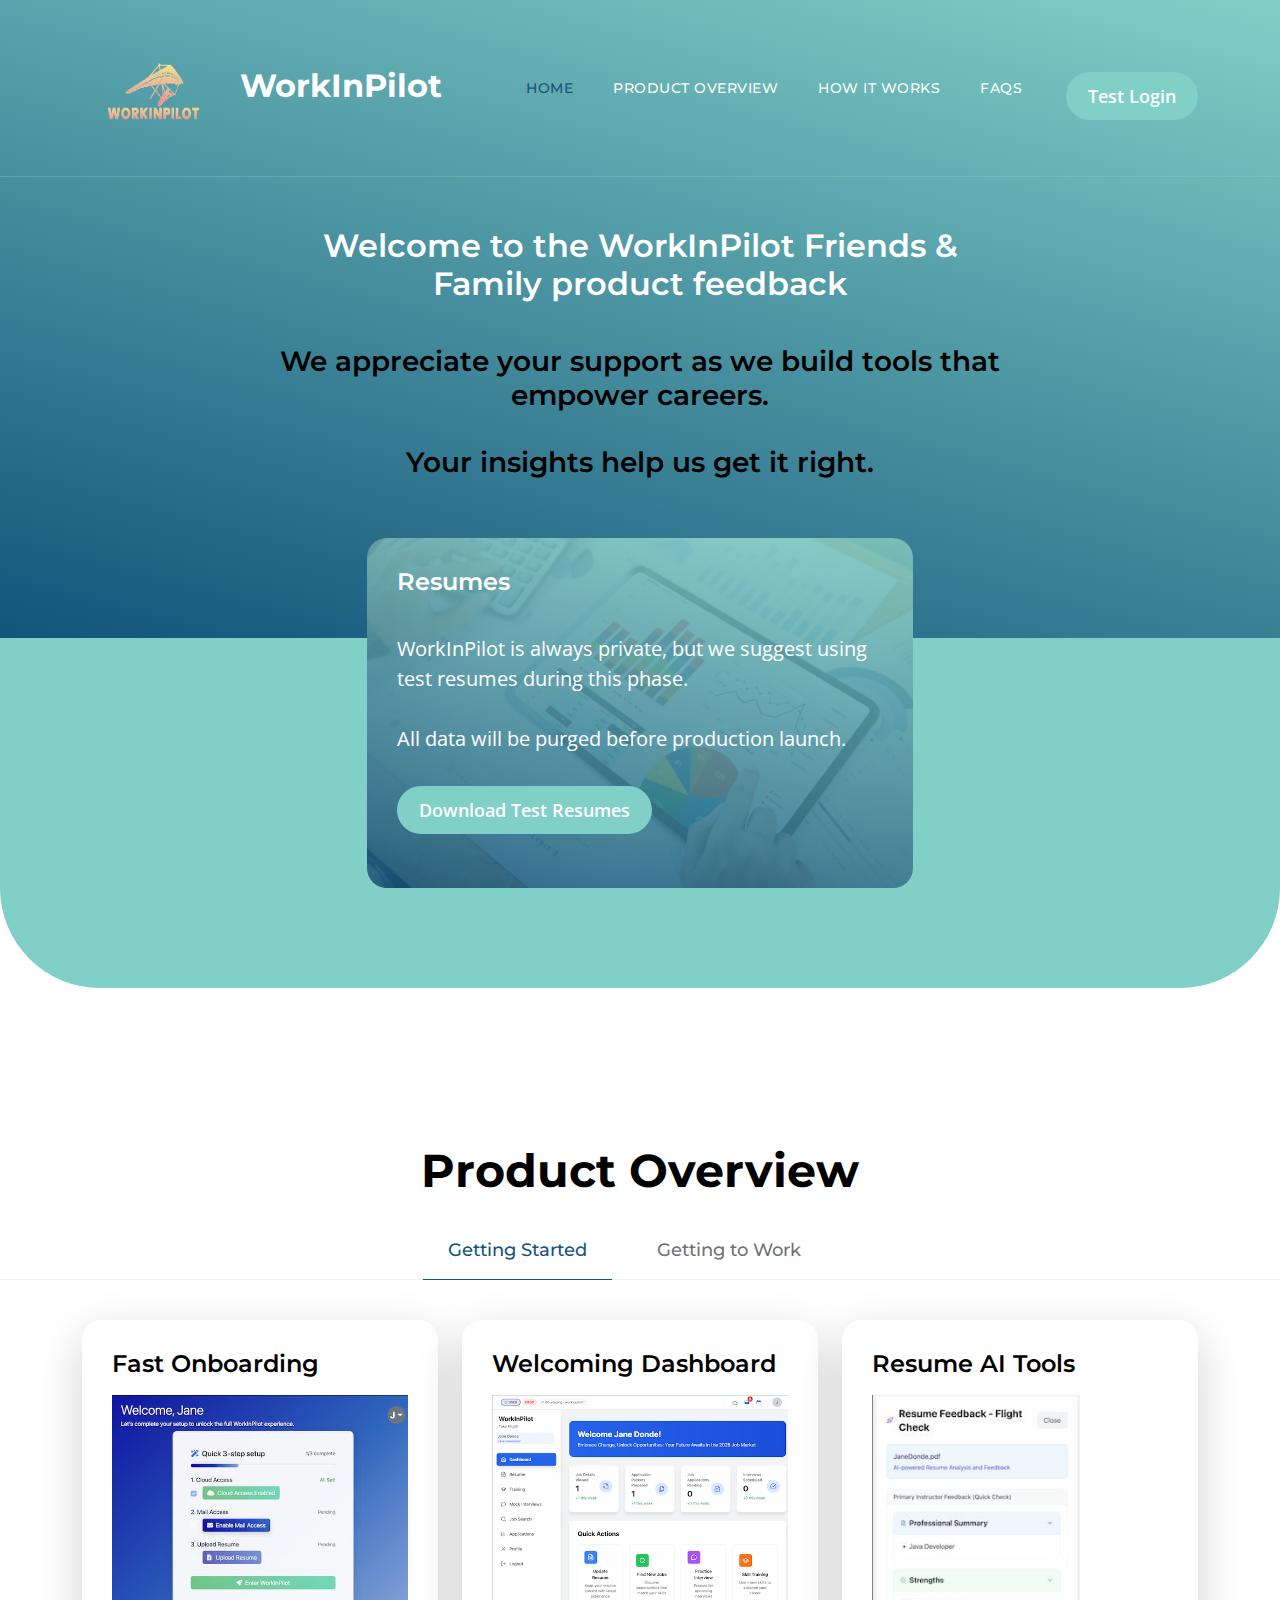
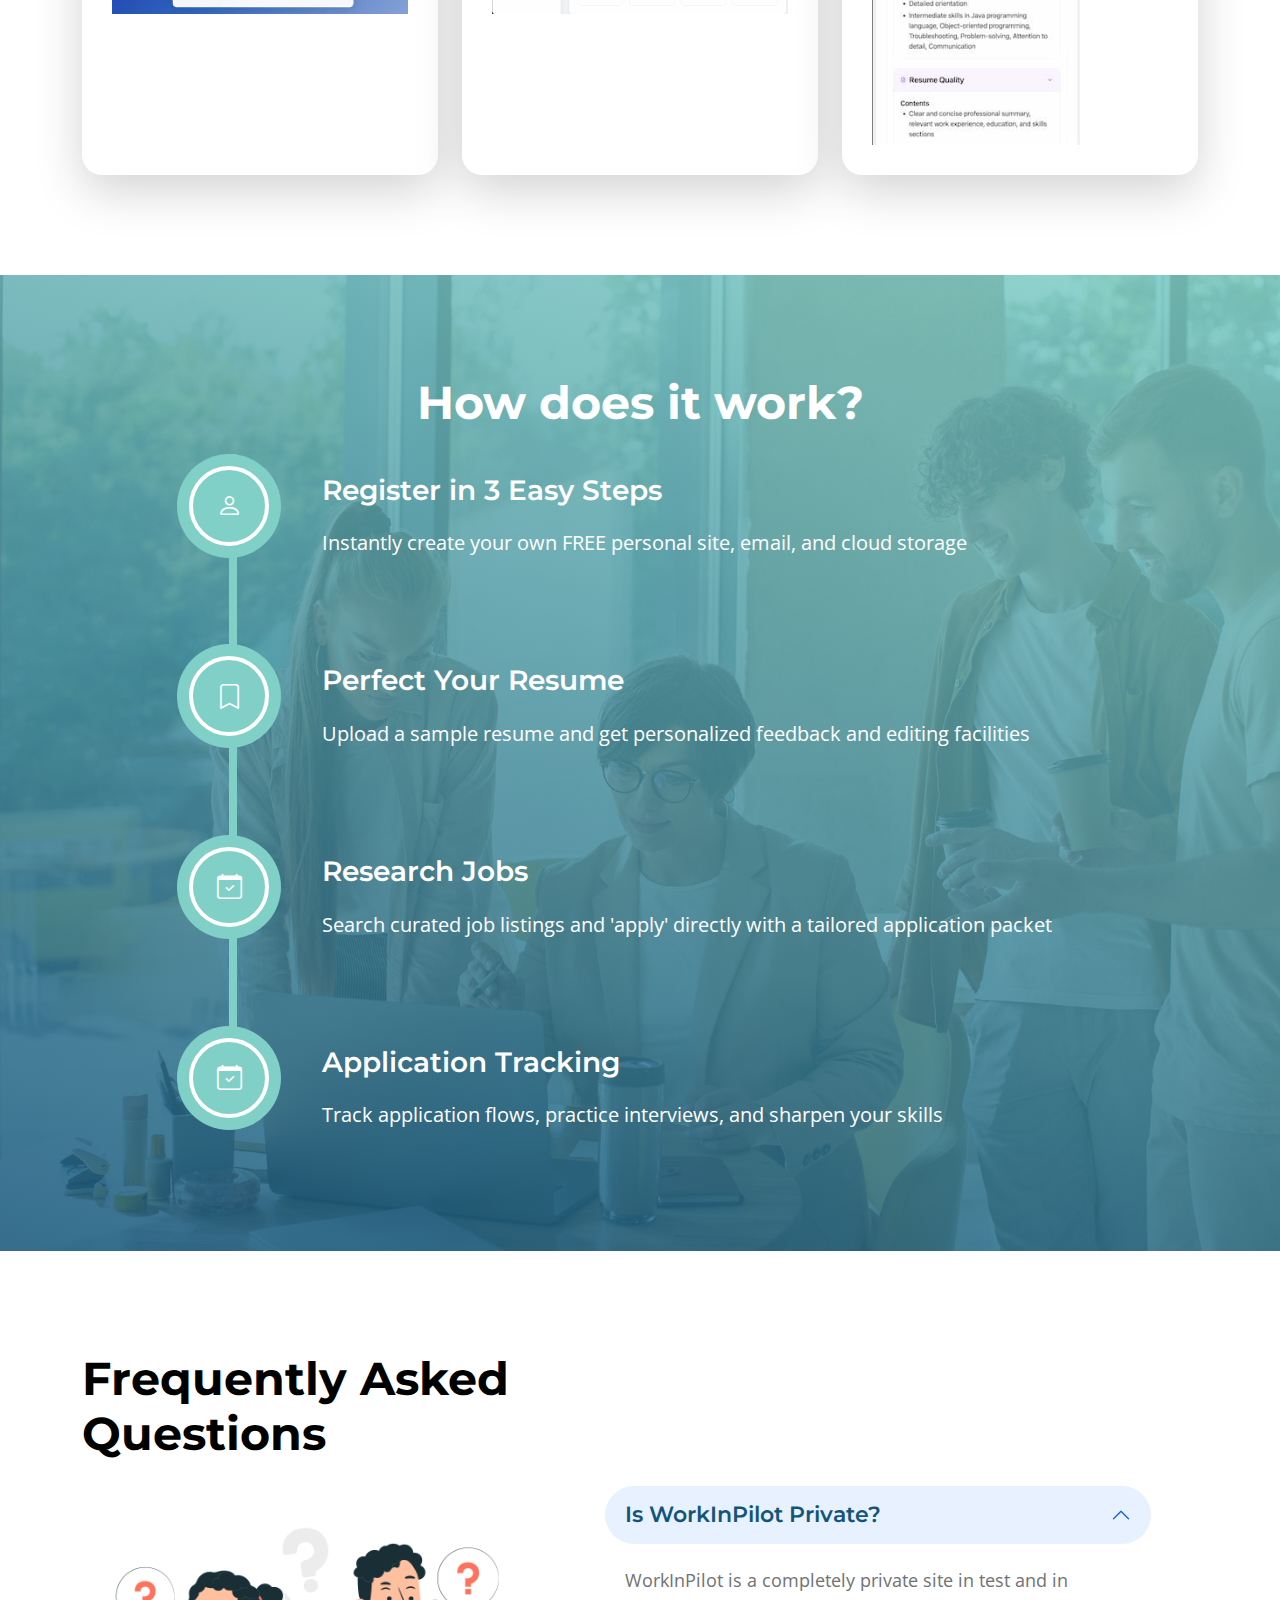
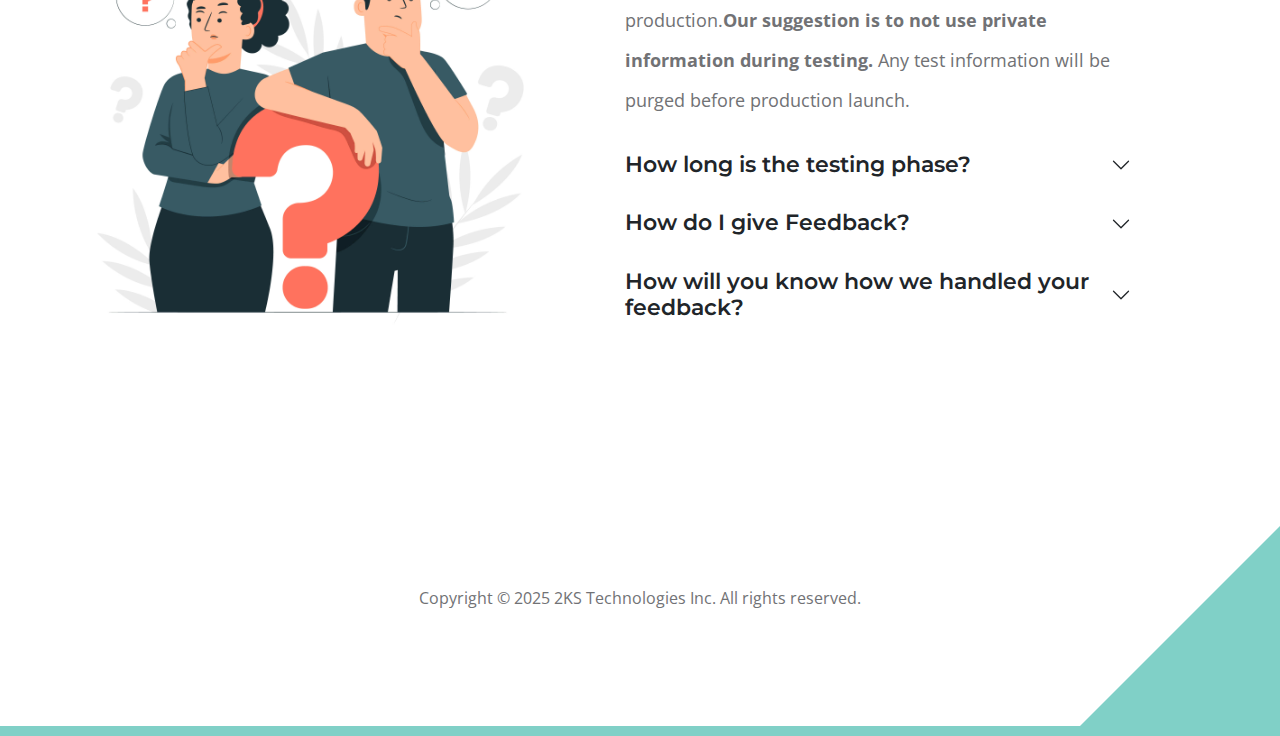
<file: index.html>
<!doctype html>
<html lang="en">
    <head>
        <meta charset="utf-8">
        <meta name="viewport" content="width=device-width, initial-scale=1">

        <meta name="description" content="">
        <meta name="author" content="">

        <title>WorkInPilot User Feedback Testing</title>

        <!-- CSS FILES -->        
        <link rel="preconnect" href="https://fonts.googleapis.com">
        
        <link rel="preconnect" href="https://fonts.gstatic.com" crossorigin>

        <link href="https://fonts.googleapis.com/css2?family=Montserrat:wght@500;600;700&family=Open+Sans&display=swap" rel="stylesheet">
                        
        <link href="css/bootstrap.min.css" rel="stylesheet">

        <link href="css/bootstrap-icons.css" rel="stylesheet">

        <link href="css/templatemo-topic-listing.css" rel="stylesheet">      
<!--

TemplateMo 590 topic listing

https://templatemo.com/tm-590-topic-listing

-->
    </head>
    
    <body id="top">

        <main>

            <nav class="navbar navbar-expand-lg">
                <div class="container">

                    <!-- h6 class="text-center"><br>Managing a career simplified — advanced tools, expert analysis, and a supportive community.<br></!-->

                    <a class="navbar-brand text-white" href="index.html">
                        <img src="images/WIPLogoTransparent.png" width="150" height="150" alt="WorkInPilot">
                        <!--i class="bi-back"></!--i -->
                        <span>WorkInPilot</span>
                    </a>

                    <div class="d-lg-none ms-auto me-4">
                        <a href="#top" class="navbar-icon bi-person smoothscroll"></a>
                    </div>
    
                    <button class="navbar-toggler" type="button" data-bs-toggle="collapse" data-bs-target="#navbarNav" aria-controls="navbarNav" aria-expanded="false" aria-label="Toggle navigation">
                        <span class="navbar-toggler-icon"></span>
                    </button>
    
                    <div class="collapse navbar-collapse" id="navbarNav">
                        <ul class="navbar-nav ms-lg-5 me-lg-auto">
                            <li class="nav-item">
                                <a class="nav-link click-scroll" href="#section_1">Home</a>
                            </li>

                            <li class="nav-item">
                                <a class="nav-link click-scroll" href="#section_2">Product Overview</a>
                            </li>
    
                            <li class="nav-item">
                                <a class="nav-link click-scroll" href="#section_3">How it works</a>
                            </li>

                            <li class="nav-item">
                                <a class="nav-link click-scroll" href="#section_4">FAQs</a>
                            </li>
    
                            <!-- li class="nav-item">
                                <a class="nav-link click-scroll" href="#section_5">Feedback</a>
                            </!-->

                            <!--li class="nav-item dropdown">
                                <a class="nav-link dropdown-toggle" href="#" id="navbarLightDropdownMenuLink" role="button" data-bs-toggle="dropdown" aria-expanded="false">Pages</a>

                                <ul class="dropdown-menu dropdown-menu-light" aria-labelledby="navbarLightDropdownMenuLink">
                                    <li><a class="dropdown-item" href="topics-listing.html">Topics Listing</a></li>

                                    <li><a class="dropdown-item" href="contact.html">Contact Form</a></li>
                                </ul>
                            </!--li !-->
                        </ul>

                        <div class="d-none d-lg-block">
                            <!-- a href="#top" class="navbar-icon bi-person smoothscroll"></!-->
                            <a href="https://staging.workinpilot.fun/login" class="btn custom-btn mt-2 mt-lg-3">Test Login</a>
                            
                        </div>
                    </div>
                </div>
            </nav>            

            <section class="hero-section d-flex justify-content-center align-items-center" id="section_1">
                <div class="container">
                    <div class="row">

                        <div class="col-lg-8 col-8 mx-auto">
                            <h3 class="text-white text-center"><br><br>Welcome to the WorkInPilot Friends & Family product feedback<br></h3>

                            <h4 class="text-center"><br>We appreciate your support as we build tools that empower careers.<br><br>Your insights help us get it right.</h4>

                            <!-- form method="get" class="custom-form mt-4 pt-2 mb-lg-0 mb-5" role="search">
                                <div class="input-group input-group-lg">
                                    <span class="input-group-text bi-search" id="basic-addon1">
                                        
                                    </span>

                                    <input name="keyword" type="search" class="form-control" id="keyword" placeholder="Design, Code, Marketing, Finance ..." aria-label="Search">

                                    <button type="submit" class="form-control">Search</button>
                                </div>
                            </!-->
                        </div>

                    </div>
                </div>
            </section>


            <section class="featured-section">
                <div class="container">
                    <div class="row justify-content-center">

                        <div class="col-lg-6 col-12">
                            <div class="custom-block custom-block-overlay">
                                <div class="d-flex flex-column h-100">
                                    <img src="images/businesswoman-using-tablet-analysis.jpg" class="custom-block-image img-fluid" alt="">

                                    <div class="custom-block-overlay-text d-flex">
                                        <div>
                                            <h5 class="text-white mb-2">Resumes</h5>

                                            <p class="text-white"><br>WorkInPilot is always private, but we suggest using test resumes during this phase.<br><br>All data will be purged before production launch.</p>

                                            <a href="topics-listing.html" class="btn custom-btn mt-2 mt-lg-3">Download Test Resumes</a>
                                        </div>
                                    </div>
                                <div class="section-overlay"></div>
                            </div>
                        </div>
                    </div>
                </div>
            </section>


            <section class="explore-section section-padding" id="section_2">
                <div class="container">
                    <div class="row">

                        <div class="col-12 text-center">
                            <h2 class="mb-4"><br>Product Overview</h1>
                        </div>

                    </div>
                </div>

                <div class="container-fluid">
                    <div class="row">
                        <ul class="nav nav-tabs" id="myTab" role="tablist">
                            <li class="nav-item" role="presentation">
                                <button class="nav-link active" id="design-tab" data-bs-toggle="tab" data-bs-target="#design-tab-pane" type="button" role="tab" aria-controls="design-tab-pane" aria-selected="true">Getting Started</button>
                            </li>

                            <li class="nav-item" role="presentation">
                                <button class="nav-link" id="marketing-tab" data-bs-toggle="tab" data-bs-target="#marketing-tab-pane" type="button" role="tab" aria-controls="marketing-tab-pane" aria-selected="false">Getting to Work</button>
                            </li>
                        </ul>
                    </div>
                </div>

                <div class="container">
                    <div class="row">

                        <div class="col-12">
                            <div class="tab-content" id="myTabContent">
                                <div class="tab-pane fade show active" id="design-tab-pane" role="tabpanel" aria-labelledby="design-tab" tabindex="0" -->
                                    <div class="row">

                                        <div class="col-lg-4 col-md-6 col-12 mb-4 mb-lg-0">
                                            <div class="custom-block bg-white shadow-lg">
                                                    <div class="d-flex">
                                                        <div>
                                                            <h5 class="mb-2">Fast Onboarding</h5>
                                                            <p></p>
                                                        </div>
                                                    </div>

                                                    <img src="assets/images/screenshots/FastOnboarding.jpg" style="width:100%" alt="">
                                            </div>
                                        </div>  

                                        <div class="col-lg-4 col-md-6 col-12 mb-4 mb-lg-0">
                                            <div class="custom-block bg-white shadow-lg">
                                                    <div class="d-flex">
                                                        <div>
                                                            <h5 class="mb-2">Welcoming Dashboard</h5>
                                                            <p></p>
                                                        </div>
                                                    </div>

                                                    <img src="assets/images/screenshots/WelcomingDashboard.png" style="width:100%"  alt="">
                                            </div>
                                        </div>                                          

                                        <div class="col-lg-4 col-md-6 col-12 mb-4 mb-lg-0">
                                            <div class="custom-block bg-white shadow-lg">
                                                    <div class="d-flex">
                                                        <div>
                                                            <h5 class="mb-2">Resume AI Tools</h5>
                                                            <p></p>
                                                        </div>
                                                    </div>

                                                    <img src="assets/images/screenshots/GetModelFeedback.jpg" height="350" alt="">
                                            </div>
                                        </div>                                          

                                    </div>
                                </div>

                                <div class="tab-pane fade" id="marketing-tab-pane" role="tabpanel" aria-labelledby="marketing-tab" tabindex="0">
                                    <div class="row">

                                        <div class="col-lg-4 col-md-6 col-12 mb-4 mb-lg-0">
                                            <div class="custom-block bg-white shadow-lg">
                                                    <div class="d-flex">
                                                        <div>
                                                            <h5 class="mb-2">Search Curated Jobs</h5>
                                                            <p></p>
                                                        </div>
                                                    </div>

                                                    <img src="assets/images/screenshots/SearchCuratedJobs.jpg" style="width:100%"  alt="">
                                            </div>
                                        </div>                                          

                                        <div class="col-lg-4 col-md-6 col-12 mb-4 mb-lg-0">
                                            <div class="custom-block bg-white shadow-lg">
                                                    <div class="d-flex">
                                                        <div>
                                                            <h5 class="mb-2">Create an Application</h5>
                                                            <p></p>
                                                        </div>
                                                    </div>

                                                    <img src="assets/images/screenshots/GenerateApplicationPacket.jpg" style="width:100%" alt="">
                                            </div>
                                        </div>  

                                        <div class="col-lg-4 col-md-6 col-12 mb-4 mb-lg-0">
                                            <div class="custom-block bg-white shadow-lg">
                                                    <div class="d-flex">
                                                        <div>
                                                            <h5 class="mb-2">Email Hiring Manager</h5>
                                                            <p></p>
                                                        </div>
                                                    </div>

                                                    <img src="assets/images/screenshots/EmailTheHiringManager.jpg" style="width:100%" alt="">

                                            </div>
                                        </div>                                        

                                    </div>
                                </div>

                            </div>
                        </div>
                    </div>
                </div>
            </section>


            <section class="timeline-section section-padding" id="section_3">
                <div class="section-overlay"></div>

                <div class="container">
                    <div class="row">

                        <div class="col-12 text-center">
                            <h2 class="text-white mb-4">How does it work?</h1>
                        </div>

                        <div class="col-lg-10 col-12 mx-auto">
                            <div class="timeline-container">
                                <ul class="vertical-scrollable-timeline" id="vertical-scrollable-timeline">
                                    <div class="list-progress">
                                        <div class="inner"></div>
                                    </div>

                                    <li>
                                        <h4 class="text-white mb-3">Register in 3 Easy Steps</h4>

                                        <p class="text-white">Instantly create your own FREE personal site, email, and cloud storage</p>

                                        <div class="icon-holder">
                                          <i class="bi-person"></i>
                                        </div>
                                    </li>
                                    
                                    <li>
                                        <h4 class="text-white mb-3">Perfect Your Resume</h4>

                                        <p class="text-white">Upload a sample resume and get personalized feedback and editing facilities</p>

                                        <div class="icon-holder">
                                          <i class="bi-bookmark"></i>
                                        </div>
                                    </li>

                                    <li>
                                        <h4 class="text-white mb-3">Research Jobs</h4>

                                        <p class="text-white">Search curated job listings and 'apply' directly with a tailored application packet</p>

                                        <div class="icon-holder">
                                          <i class="bi-calendar-check"></i>
                                        </div>
                                    </li>
                                    <li>
                                        <h4 class="text-white mb-3">Application Tracking</h4>

                                        <p class="text-white">Track application flows, practice interviews, and sharpen your skills</p>

                                        <div class="icon-holder">
                                          <i class="bi-calendar-check"></i>
                                        </div>
                                    </li>
                                </ul>
                            </div>
                        </div>

                        <!--div class="col-12 text-center mt-5">
                            <p class="text-white">
                                Want to learn more?
                                <a href="#" class="btn custom-btn custom-border-btn ms-3">Check out Youtube</a>
                            </p>
                        </div!-->
                    </div>
                </div>
            </section>


            <section class="faq-section section-padding" id="section_4">
                <div class="container">
                    <div class="row">

                        <div class="col-lg-6 col-12">
                            <h2 class="mb-4">Frequently Asked Questions</h2>
                        </div>

                        <div class="clearfix"></div>

                        <div class="col-lg-5 col-12">
                            <img src="images/faq_graphic.jpg" class="img-fluid" alt="FAQs">
                        </div>

                        <div class="col-lg-6 col-12 m-auto">
                            <div class="accordion" id="accordionExample">
                                <div class="accordion-item">
                                    <h2 class="accordion-header" id="headingOne">
                                        <button class="accordion-button" type="button" data-bs-toggle="collapse" data-bs-target="#collapseOne" aria-expanded="true" aria-controls="collapseOne">
                                        Is WorkInPilot Private?
                                        </button>
                                    </h2>

                                    <div id="collapseOne" class="accordion-collapse collapse show" aria-labelledby="headingOne" data-bs-parent="#accordionExample">
                                        <div class="accordion-body">
                                            WorkInPilot is a completely private site in test and in production.<strong>Our suggestion is to not use private information during testing.</strong>
                                            Any test information will be purged before production launch.
                                        </div>
                                    </div>
                                </div>

                                <div class="accordion-item">
                                    <h2 class="accordion-header" id="headingTwo">
                                        <button class="accordion-button collapsed" type="button" data-bs-toggle="collapse" data-bs-target="#collapseTwo" aria-expanded="false" aria-controls="collapseTwo">
                                        How long is the testing phase?
                                    </button>
                                    </h2>

                                    <div id="collapseTwo" class="accordion-collapse collapse" aria-labelledby="headingTwo" data-bs-parent="#accordionExample">
                                        <div class="accordion-body">
                                            This first phase is 2 weeks, limited users to friends and family of the WorkInPilot team.<br><br>  
                                            
                                            After that, we will open to a larger groups and include colleagues and acquaintances; and finally bring in people we don't have a relationship with.<br><br>

                                            Your login will persist through all phases and you are free to continue to review the product and provide feedback at any time.  We envision this test cycle to go through the end of 2025, with a 2026 launch.<br><br
                                        </div>
                                    </div>
                                </div>

                                <div class="accordion-item">
                                    <h2 class="accordion-header" id="headingThree">
                                        <button class="accordion-button collapsed" type="button" data-bs-toggle="collapse" data-bs-target="#collapseThree" aria-expanded="false" aria-controls="collapseThree">
                                        How do I give Feedback?
                                    </button>
                                    </h2>

                                    <div id="collapseThree" class="accordion-collapse collapse" aria-labelledby="headingThree" data-bs-parent="#accordionExample">
                                        <div class="accordion-body">
                                            Send an email from your WorkInPilot email to support@workinpilot.space.
                                        </div>
                                    </div>
                                </div>
                                <div class="accordion-item">
                                    <h2 class="accordion-header" id="headingFour">
                                        <button class="accordion-button collapsed" type="button" data-bs-toggle="collapse" data-bs-target="#collapseFour" aria-expanded="false" aria-controls="collapseFour">
                                        How will you know how we handled your feedback?
                                    </button>
                                    </h2>

                                    <div id="collapseFour" class="accordion-collapse collapse" aria-labelledby="headingFour" data-bs-parent="#accordionExample">
                                        <div class="accordion-body">
                                            We will respond to your emails so you get answers to your questions and feedback directly.  Additionally, we will create a community page here on this site to publicize
                                            all feedback and our responses.  All feedback will be anonymous
                                        </div>
                                    </div>
                                </div>
                            </div>
                        </div>

                    </div>
                </div>
            </section>


            <!--section class="contact-section section-padding section-bg" id="section_5">
                <div class="container">
                    <div class="row">

                        <div class="col-lg-12 col-12 text-center">
                            <h2 class="mb-5">Product Review Feedback</h2>
                        </div>

                        <div class="col-lg-5 col-12 mb-4 mb-lg-0">
                            <iframe class="google-map" src="https://www.google.com/maps/embed?pb=!1m18!1m12!1m3!1d2595.065641062665!2d-122.4230416990949!3d37.80335401520422!2m3!1f0!2f0!3f0!3m2!1i1024!2i768!4f13.1!3m3!1m2!1s0x80858127459fabad%3A0x808ba520e5e9edb7!2sFrancisco%20Park!5e1!3m2!1sen!2sth!4v1684340239744!5m2!1sen!2sth" width="100%" height="250" style="border:0;" allowfullscreen="" loading="lazy" referrerpolicy="no-referrer-when-downgrade"></iframe>

                            <iframe class=""google-map" width="100%" height="250" style="border:0;" allowfullscreen="" loading="lazy" referrerpolicy="no-referrer-when-downgrade" src="https://maps.google.com/maps?width=100%25&amp;height=600&amp;hl=en&amp;q=Greenwich%20Village,%20New%20York+(My%20Business%20Name)&amp;t=&amp;z=14&amp;ie=UTF8&amp;iwloc=B&amp;output=embed"><a href="https://www.mapsdirections.info/it/calcola-la-popolazione-su-una-mappa/">Launch Community</a></iframe>

                        </div>

                        <div class="col-lg-3 col-md-6 col-12 mb-3 mb-lg- mb-md-0 ms-auto">
                            <h4 class="mb-3">Head Office</h4>

                            <p>Greenwich Village, New York, NY, 10014, United States</p>

                            <hr>

                            <p class="d-flex align-items-center mb-1">
                                <span class="me-2">Phone</span>

                                <a href="tel: 305-240-9671" class="site-footer-link">
                                    917-945-9490
                                </a>
                            </p>

                            <p class="d-flex align-items-center">
                                <span class="me-2">Email</span>

                                <a href="mailto:info@workinpilot.com" class="site-footer-link">
                                    info@workinpilot.com
                                </a>
                            </p>
                        </div>

                        <div class="col-lg-3 col-md-6 col-12 mx-auto">
                            <h4 class="mb-3">Development Center</h4>

                            <p>Norwalk, Connecticut, 06851, United States</p>

                            <hr>

                            <p class="d-flex align-items-center mb-1">
                                <span class="me-2">Phone</span>

                                <a href="tel: 110-220-3400" class="site-footer-link">
                                    917-945-9490
                                </a>
                            </p>

                            <p class="d-flex align-items-center">
                                <span class="me-2">Email</span>

                                <a href="mailto:info@workinpilot.com" class="site-footer-link">
                                    info@workinpilot.com
                                </a>
                            </p>
                        </div>

                    </div>
                </div>
            </section!-->
        </main>

<footer class="site-footer section-padding">
            <div class="container">
                <p class="copyright-text mt-lg-5 mt-4" style="width:100%; text-align:center;">
                    <!--img src="images/WIPLogoTransparent.png" width="150" height="150" alt="WorkInPilot"-->
                    Copyright © 2025 2KS Technologies Inc. All rights reserved.
                </p>

                <!--div class="row">
                    <div class="col-lg-3 col-12 mb-4 pb-2">
                        <img src="images/WIPLogoTransparent.png" width="150" height="150" alt="WorkInPilot">
                    </div>
                        <class class="navbar-brand mb-2" href="index.html">
                            <img src="images/WIPLogo.png" class="custom-block-image img-fluid" alt="">
                        </class>
                    </div>
                            <i class="bi-back"></i>
                            <span>WorkInPilot</span>
                        </a>
                    </div!-->

                    <!--div class="col-lg-3 col-md-4 col-6">
                        <h6 class="site-footer-title mb-3">Resources</h6>

                        <ul class="site-footer-links">
                            <li class="site-footer-link-item">
                                <a href="#" class="site-footer-link">Home</a>
                            </li>

                            <li class="site-footer-link-item">
                                <a href="#" class="site-footer-link">How it works</a>
                            </li>

                            <li class="site-footer-link-item">
                                <a href="#" class="site-footer-link">FAQs</a>
                            </li>

                            <li class="site-footer-link-item">
                                <a href="#" class="site-footer-link">Contact</a>
                            </li>
                        </ul>
                    </div!-->

                    <!--div class="col-lg-3 col-md-4 col-6 mb-4 mb-lg-0">
                        <h6 class="site-footer-title mb-3">Information</h6>

                        <p class="text-white d-flex mb-1">
                            <a href="tel: 305-240-9671" class="site-footer-link">
                                917-975-9490
                            </a>
                        </p>

                        <p class="text-white d-flex">
                            <a href="mailto:info@company.com" class="site-footer-link">
                                info@workinpilot.com
                            </a>
                        </p>
                    </div!-->

                    <!--div class="col-lg-3 col-md-4 col-12 mt-4 mt-lg-0 ms-auto">
                        <divclass="dropdown">
                            <button class="btn btn-secondary dropdown-toggle" type="button" data-bs-toggle="dropdown" aria-expanded="false">
                            English</button>

                            <ul class="dropdown-menu">
                                <li><button class="dropdown-item" type="button">Thai</button></li>

                                <li><button class="dropdown-item" type="button">Myanmar</button></li>

                                <li><button class="dropdown-item" type="button">Arabic</button></li>
                            </ul>
                        </divclass=>
                        
                    </div>
                    <p class="copyright-text mt-lg-5 mt-4">Copyright © 2025 2KS Technologies Inc. All rights reserved.</p>
                </div!-->
            </div>
        </footer>


        <!-- JAVASCRIPT FILES -->
        <script src="js/jquery.min.js"></script>
        <script src="js/bootstrap.bundle.min.js"></script>
        <script src="js/jquery.sticky.js"></script>
        <script src="js/click-scroll.js"></script>
        <script src="js/custom.js"></script>

    </body>


</html>
</file>
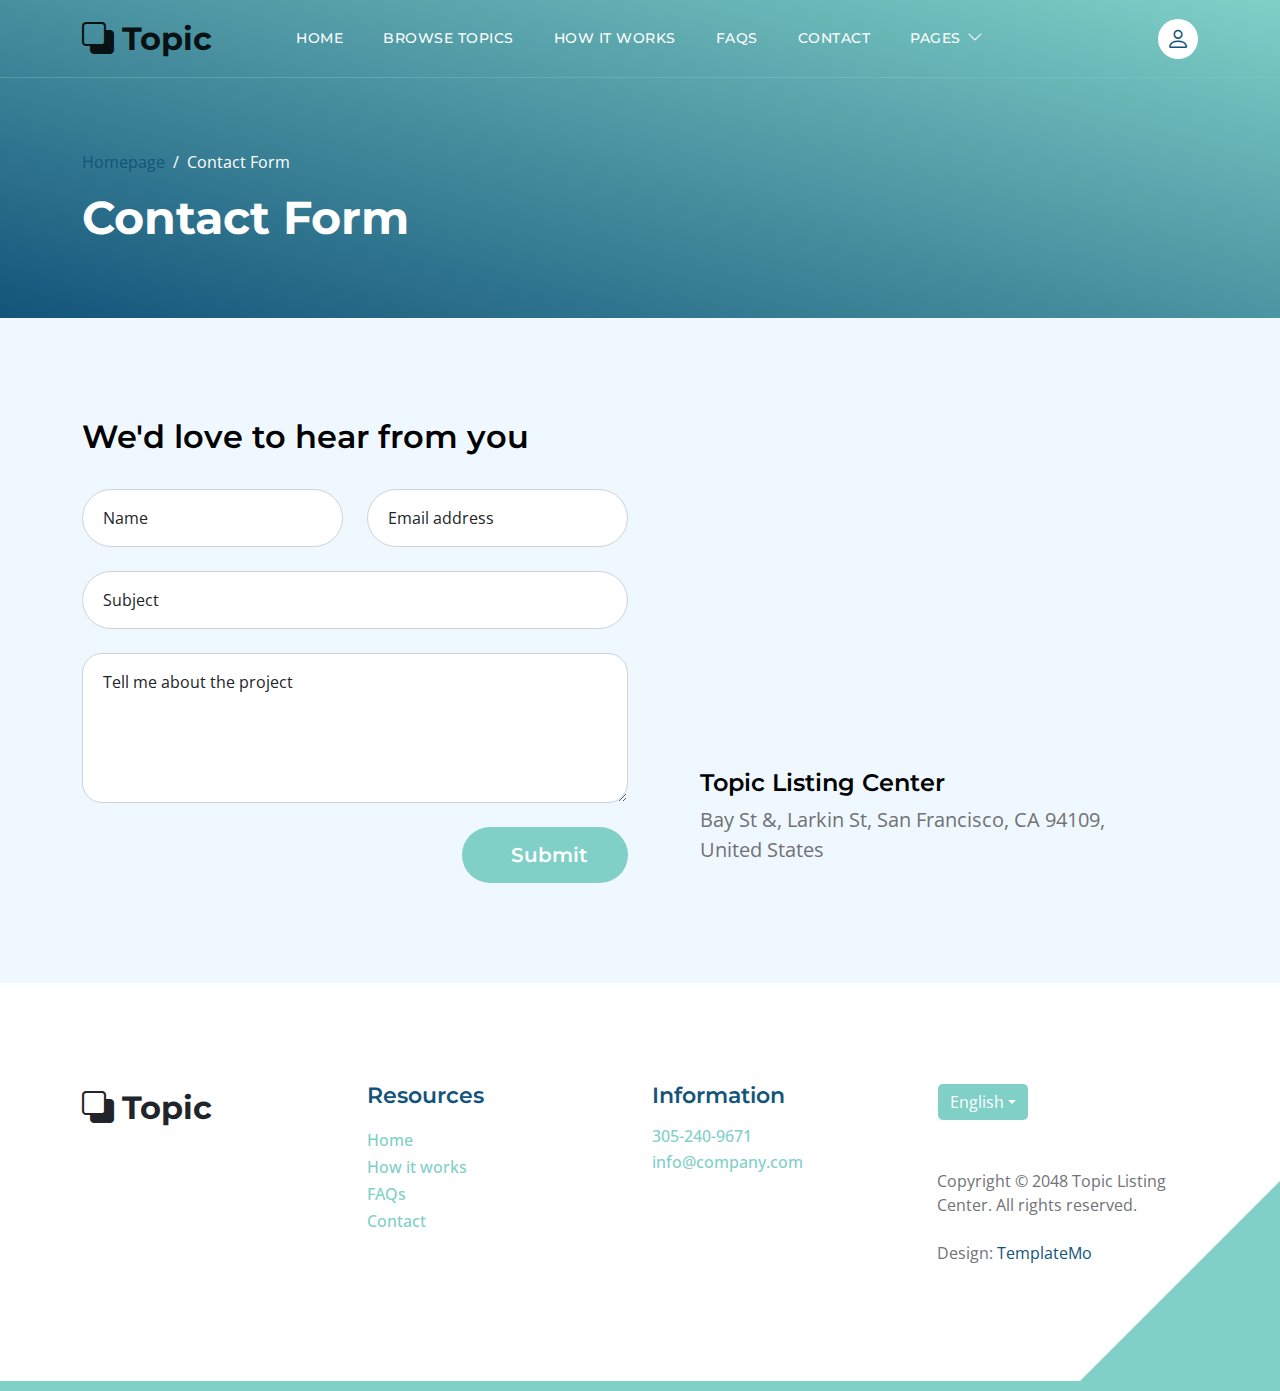
<file: contact.html>
<!doctype html>
<html lang="en">
    <head>
        <meta charset="utf-8">
        <meta name="viewport" content="width=device-width, initial-scale=1">

        <meta name="description" content="">
        <meta name="author" content="">

        <title>Topic Listing Contact Page</title>

        <!-- CSS FILES -->        
        <link rel="preconnect" href="https://fonts.googleapis.com">
        
        <link rel="preconnect" href="https://fonts.gstatic.com" crossorigin>

        <link href="https://fonts.googleapis.com/css2?family=Montserrat:wght@500;600;700&family=Open+Sans&display=swap" rel="stylesheet">
                        
        <link href="css/bootstrap.min.css" rel="stylesheet">

        <link href="css/bootstrap-icons.css" rel="stylesheet">

        <link href="css/templatemo-topic-listing.css" rel="stylesheet">
<!--

TemplateMo 590 topic listing

https://templatemo.com/tm-590-topic-listing

-->
    </head>
    
    <body class="topics-listing-page" id="top">

        <main>

            <nav class="navbar navbar-expand-lg">
                <div class="container">
                    <a class="navbar-brand" href="index.html">
                        <i class="bi-back"></i>
                        <span>Topic</span>
                    </a>

                    <div class="d-lg-none ms-auto me-4">
                        <a href="#top" class="navbar-icon bi-person smoothscroll"></a>
                    </div>
    
                    <button class="navbar-toggler" type="button" data-bs-toggle="collapse" data-bs-target="#navbarNav" aria-controls="navbarNav" aria-expanded="false" aria-label="Toggle navigation">
                        <span class="navbar-toggler-icon"></span>
                    </button>
    
                    <div class="collapse navbar-collapse" id="navbarNav">
                        <ul class="navbar-nav ms-lg-5 me-lg-auto">
                            <li class="nav-item">
                                <a class="nav-link click-scroll" href="index.html#section_1">Home</a>
                            </li>

                            <li class="nav-item">
                                <a class="nav-link click-scroll" href="index.html#section_2">Browse Topics</a>
                            </li>
    
                            <li class="nav-item">
                                <a class="nav-link click-scroll" href="index.html#section_3">How it works</a>
                            </li>

                            <li class="nav-item">
                                <a class="nav-link click-scroll" href="index.html#section_4">FAQs</a>
                            </li>
    
                            <li class="nav-item">
                                <a class="nav-link click-scroll" href="index.html#section_5">Contact</a>
                            </li>

                            <li class="nav-item dropdown">
                                <a class="nav-link dropdown-toggle" href="#section_5" id="navbarLightDropdownMenuLink" role="button" data-bs-toggle="dropdown" aria-expanded="false">Pages</a>

                                <ul class="dropdown-menu dropdown-menu-light" aria-labelledby="navbarLightDropdownMenuLink">
                                    <li><a class="dropdown-item" href="topics-listing.html">Topics Listing</a></li>

                                    <li><a class="dropdown-item active" href="contact.html">Contact Form</a></li>
                                </ul>
                            </li>
                        </ul>

                        <div class="d-none d-lg-block">
                            <a href="#top" class="navbar-icon bi-person smoothscroll"></a>
                        </div>
                    </div>
                </div>
            </nav>


            <header class="site-header d-flex flex-column justify-content-center align-items-center">
                <div class="container">
                    <div class="row align-items-center">

                        <div class="col-lg-5 col-12">
                            <nav aria-label="breadcrumb">
                                <ol class="breadcrumb">
                                    <li class="breadcrumb-item"><a href="index.html">Homepage</a></li>

                                    <li class="breadcrumb-item active" aria-current="page">Contact Form</li>
                                </ol>
                            </nav>

                            <h2 class="text-white">Contact Form</h2>
                        </div>

                    </div>
                </div>
            </header>


            <section class="section-padding section-bg">
                <div class="container">
                    <div class="row">

                        <div class="col-lg-12 col-12">
                            <h3 class="mb-4 pb-2">We'd love to hear from you</h3>
                        </div>

                        <div class="col-lg-6 col-12">
                            <form action="#" method="post" class="custom-form contact-form" role="form">
                                <div class="row">
                                    <div class="col-lg-6 col-md-6 col-12">
                                        <div class="form-floating">
                                            <input type="text" name="name" id="name" class="form-control" placeholder="Name" required="">
                                            
                                            <label for="floatingInput">Name</label>
                                        </div>
                                    </div>

                                    <div class="col-lg-6 col-md-6 col-12"> 
                                        <div class="form-floating">
                                            <input type="email" name="email" id="email" pattern="[^ @]*@[^ @]*" class="form-control" placeholder="Email address" required="">
                                            
                                            <label for="floatingInput">Email address</label>
                                        </div>
                                    </div>

                                    <div class="col-lg-12 col-12">
                                        <div class="form-floating">
                                            <input type="text" name="subject" id="name" class="form-control" placeholder="Name" required="">
                                            
                                            <label for="floatingInput">Subject</label>
                                        </div>

                                        <div class="form-floating">
                                            <textarea class="form-control" id="message" name="message" placeholder="Tell me about the project"></textarea>
                                            
                                            <label for="floatingTextarea">Tell me about the project</label>
                                        </div>
                                    </div>

                                    <div class="col-lg-4 col-12 ms-auto">
                                        <button type="submit" class="form-control">Submit</button>
                                    </div>

                                </div>
                            </form>
                        </div>

                        <div class="col-lg-5 col-12 mx-auto mt-5 mt-lg-0">
                            <iframe class="google-map" src="https://www.google.com/maps/embed?pb=!1m18!1m12!1m3!1d2595.065641062665!2d-122.4230416990949!3d37.80335401520422!2m3!1f0!2f0!3f0!3m2!1i1024!2i768!4f13.1!3m3!1m2!1s0x80858127459fabad%3A0x808ba520e5e9edb7!2sFrancisco%20Park!5e1!3m2!1sen!2sth!4v1684340239744!5m2!1sen!2sth" width="100%" height="250" style="border:0;" allowfullscreen="" loading="lazy" referrerpolicy="no-referrer-when-downgrade"></iframe>

                            <h5 class="mt-4 mb-2">Topic Listing Center</h5>

                            <p>Bay St &amp;, Larkin St, San Francisco, CA 94109, United States</p>
                        </div>

                    </div>
                </div>
            </section>
        </main>

        <footer class="site-footer section-padding">
            <div class="container">
                <div class="row">

                    <div class="col-lg-3 col-12 mb-4 pb-2">
                        <a class="navbar-brand mb-2" href="index.html">
                            <i class="bi-back"></i>
                            <span>Topic</span>
                        </a>
                    </div>

                    <div class="col-lg-3 col-md-4 col-6">
                        <h6 class="site-footer-title mb-3">Resources</h6>

                        <ul class="site-footer-links">
                            <li class="site-footer-link-item">
                                <a href="#" class="site-footer-link">Home</a>
                            </li>

                            <li class="site-footer-link-item">
                                <a href="#" class="site-footer-link">How it works</a>
                            </li>

                            <li class="site-footer-link-item">
                                <a href="#" class="site-footer-link">FAQs</a>
                            </li>

                            <li class="site-footer-link-item">
                                <a href="#" class="site-footer-link">Contact</a>
                            </li>
                        </ul>
                    </div>

                    <div class="col-lg-3 col-md-4 col-6 mb-4 mb-lg-0">
                        <h6 class="site-footer-title mb-3">Information</h6>

                        <p class="text-white d-flex mb-1">
                            <a href="tel: 305-240-9671" class="site-footer-link">
                                305-240-9671
                            </a>
                        </p>

                        <p class="text-white d-flex">
                            <a href="mailto:info@company.com" class="site-footer-link">
                                info@company.com
                            </a>
                        </p>
                    </div>

                    <div class="col-lg-3 col-md-4 col-12 mt-4 mt-lg-0 ms-auto">
                        <div class="dropdown">
                            <button class="btn btn-secondary dropdown-toggle" type="button" data-bs-toggle="dropdown" aria-expanded="false">
                            English</button>

                            <ul class="dropdown-menu">
                                <li><button class="dropdown-item" type="button">Thai</button></li>

                                <li><button class="dropdown-item" type="button">Myanmar</button></li>

                                <li><button class="dropdown-item" type="button">Arabic</button></li>
                            </ul>
                        </div>

                        <p class="copyright-text mt-lg-5 mt-4">Copyright © 2048 Topic Listing Center. All rights reserved.
                        <br><br>Design: <a rel="nofollow" href="https://templatemo.com" target="_blank">TemplateMo</a></p>
                        
                    </div>

                </div>
            </div>
        </footer>

        <!-- JAVASCRIPT FILES -->
        <script src="js/jquery.min.js"></script>
        <script src="js/bootstrap.bundle.min.js"></script>
        <script src="js/jquery.sticky.js"></script>
        <script src="js/custom.js"></script>

    </body>
</html>
</file>
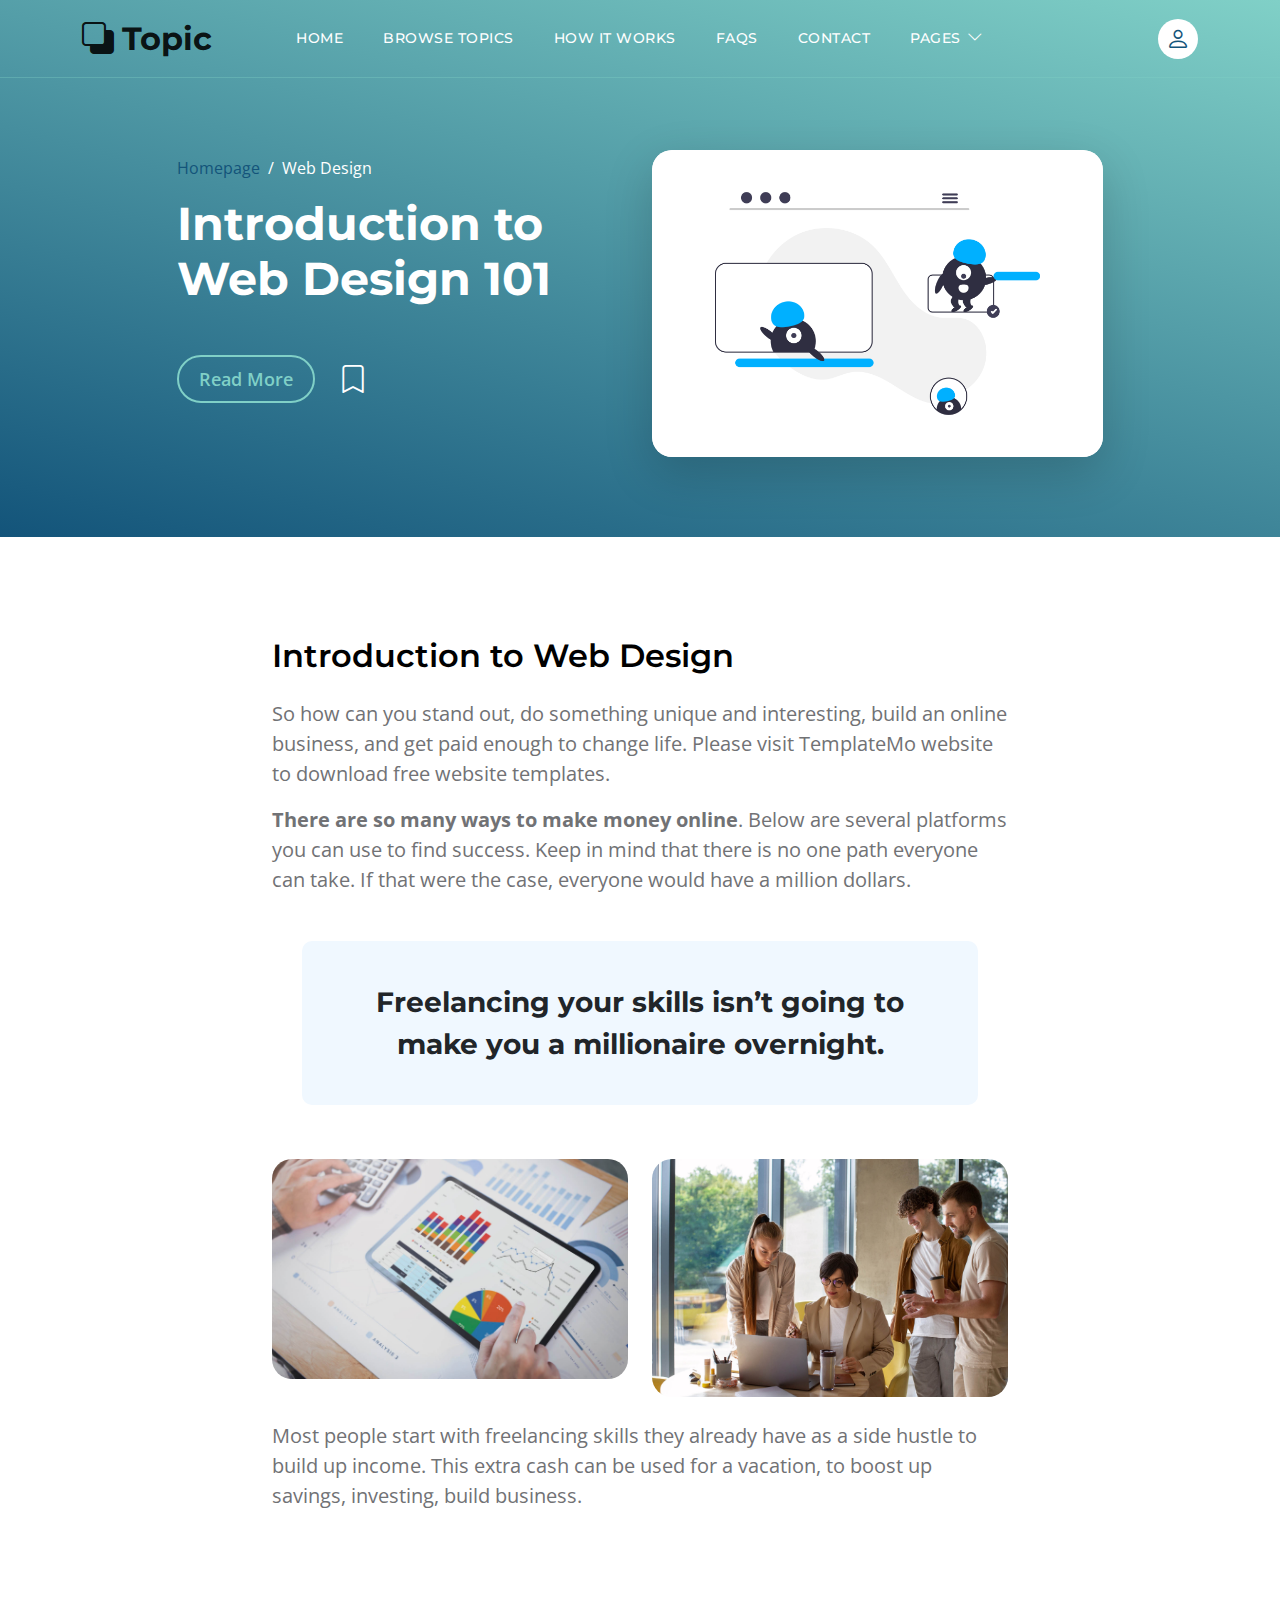
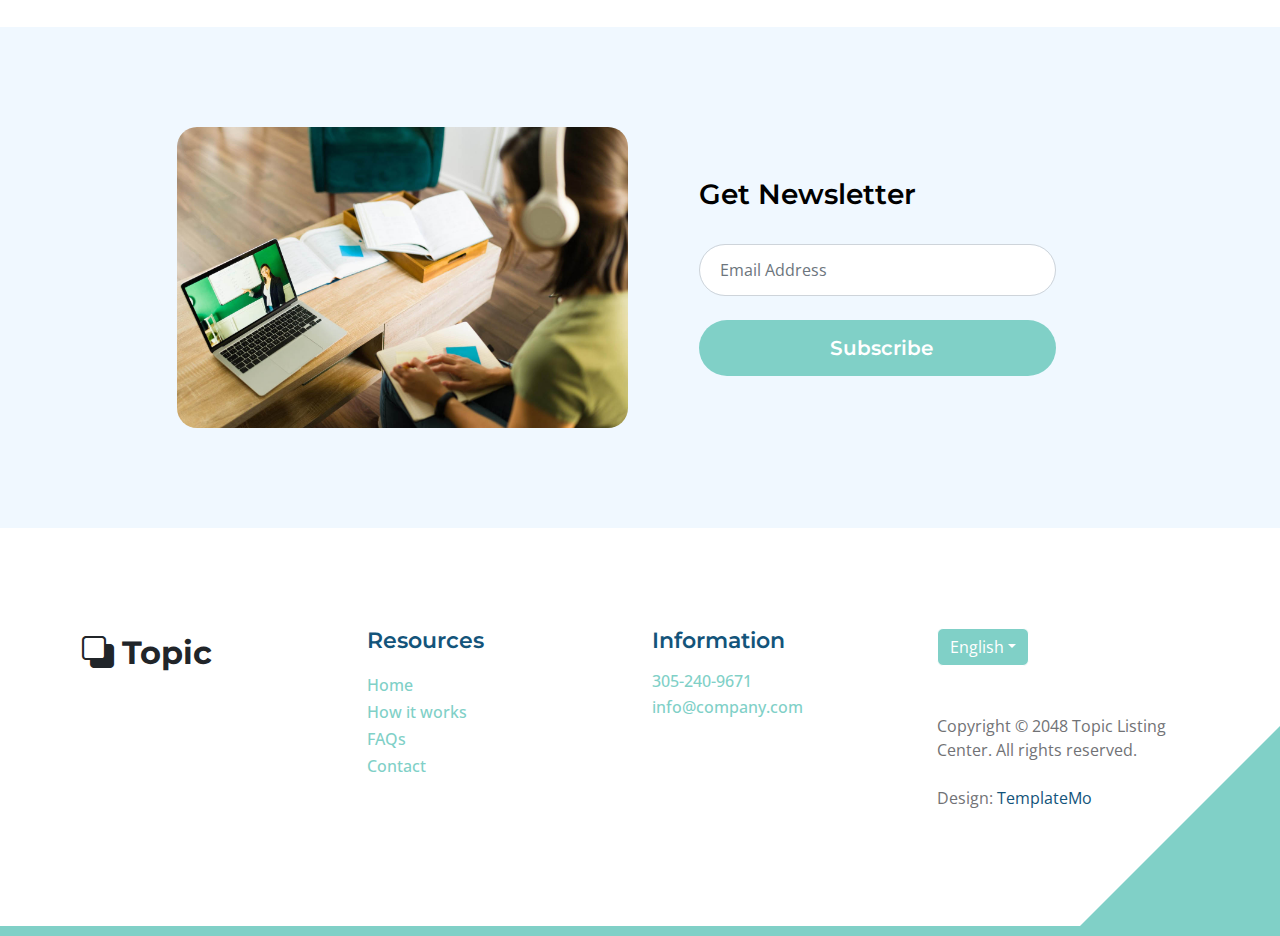
<file: topics-detail.html>
<!doctype html>
<html lang="en">
    <head>
        <meta charset="utf-8">
        <meta name="viewport" content="width=device-width, initial-scale=1">

        <meta name="description" content="">
        <meta name="author" content="">

        <title>Topic Detail Page</title>

        <!-- CSS FILES -->        
        <link rel="preconnect" href="https://fonts.googleapis.com">
        
        <link rel="preconnect" href="https://fonts.gstatic.com" crossorigin>

        <link href="https://fonts.googleapis.com/css2?family=Montserrat:wght@500;600;700&family=Open+Sans&display=swap" rel="stylesheet">
                        
        <link href="css/bootstrap.min.css" rel="stylesheet">

        <link href="css/bootstrap-icons.css" rel="stylesheet">

        <link href="css/templatemo-topic-listing.css" rel="stylesheet">
<!--

TemplateMo 590 topic listing

https://templatemo.com/tm-590-topic-listing

-->
    </head>
    
    <body id="top">

        <main>

            <nav class="navbar navbar-expand-lg">
                <div class="container">
                    <a class="navbar-brand" href="index.html">
                        <i class="bi-back"></i>
                        <span>Topic</span>
                    </a>

                    <div class="d-lg-none ms-auto me-4">
                        <a href="#top" class="navbar-icon bi-person smoothscroll"></a>
                    </div>
    
                    <button class="navbar-toggler" type="button" data-bs-toggle="collapse" data-bs-target="#navbarNav" aria-controls="navbarNav" aria-expanded="false" aria-label="Toggle navigation">
                        <span class="navbar-toggler-icon"></span>
                    </button>
    
                    <div class="collapse navbar-collapse" id="navbarNav">
                        <ul class="navbar-nav ms-lg-5 me-lg-auto">
                            <li class="nav-item">
                                <a class="nav-link click-scroll" href="index.html#section_1">Home</a>
                            </li>

                            <li class="nav-item">
                                <a class="nav-link click-scroll" href="index.html#section_2">Browse Topics</a>
                            </li>
    
                            <li class="nav-item">
                                <a class="nav-link click-scroll" href="index.html#section_3">How it works</a>
                            </li>

                            <li class="nav-item">
                                <a class="nav-link click-scroll" href="index.html#section_4">FAQs</a>
                            </li>
    
                            <li class="nav-item">
                                <a class="nav-link click-scroll" href="index.html#section_5">Contact</a>
                            </li>

                            <li class="nav-item dropdown">
                                <a class="nav-link dropdown-toggle" href="#section_5" id="navbarLightDropdownMenuLink" role="button" data-bs-toggle="dropdown" aria-expanded="false">Pages</a>

                                <ul class="dropdown-menu dropdown-menu-light" aria-labelledby="navbarLightDropdownMenuLink">
                                    <li><a class="dropdown-item" href="topics-listing.html">Topics Listing</a></li>

                                    <li><a class="dropdown-item" href="contact.html">Contact Form</a></li>
                                </ul>
                            </li>
                        </ul>

                        <div class="d-none d-lg-block">
                            <a href="#top" class="navbar-icon bi-person smoothscroll"></a>
                        </div>
                    </div>
                </div>
            </nav>
            

            <header class="site-header d-flex flex-column justify-content-center align-items-center">
                <div class="container">
                    <div class="row justify-content-center align-items-center">

                        <div class="col-lg-5 col-12 mb-5">
                            <nav aria-label="breadcrumb">
                                <ol class="breadcrumb">
                                    <li class="breadcrumb-item"><a href="index.html">Homepage</a></li>

                                    <li class="breadcrumb-item active" aria-current="page">Web Design</li>
                                </ol>
                            </nav>

                            <h2 class="text-white">Introduction to <br> Web Design 101</h2>

                            <div class="d-flex align-items-center mt-5">
                                <a href="#topics-detail" class="btn custom-btn custom-border-btn smoothscroll me-4">Read More</a>

                                <a href="#top" class="custom-icon bi-bookmark smoothscroll"></a>
                            </div>
                        </div>

                        <div class="col-lg-5 col-12">
                            <div class="topics-detail-block bg-white shadow-lg">
                                <img src="images/topics/undraw_Remote_design_team_re_urdx.png" class="topics-detail-block-image img-fluid">
                            </div>
                        </div>

                    </div>
                </div>
            </header>


            <section class="topics-detail-section section-padding" id="topics-detail">
                <div class="container">
                    <div class="row">

                        <div class="col-lg-8 col-12 m-auto">
                            <h3 class="mb-4">Introduction to Web Design</h3>

                            <p>So how can you stand out, do something unique and interesting, build an online business, and get paid enough to change life. Please visit TemplateMo website to download free website templates.</p>

                            <p><strong>There are so many ways to make money online</strong>. Below are several platforms you can use to find success. Keep in mind that there is no one path everyone can take. If that were the case, everyone would have a million dollars.</p>

                            <blockquote>
                                Freelancing your skills isn’t going to make you a millionaire overnight.
                            </blockquote>

                            <div class="row my-4">
                                <div class="col-lg-6 col-md-6 col-12">
                                    <img src="images/businesswoman-using-tablet-analysis.jpg" class="topics-detail-block-image img-fluid">
                                </div>

                                <div class="col-lg-6 col-md-6 col-12 mt-4 mt-lg-0 mt-md-0">
                                    <img src="images/colleagues-working-cozy-office-medium-shot.jpg" class="topics-detail-block-image img-fluid">
                                </div>
                            </div>

                            <p>Most people start with freelancing skills they already have as a side hustle to build up income. This extra cash can be used for a vacation, to boost up savings, investing, build business.</p>
                        </div>

                    </div>
                </div>
            </section>


            <section class="section-padding section-bg">
                <div class="container">
                    <div class="row justify-content-center">

                        <div class="col-lg-5 col-12">
                            <img src="images/rear-view-young-college-student.jpg" class="newsletter-image img-fluid" alt="">
                        </div>

                        <div class="col-lg-5 col-12 subscribe-form-wrap d-flex justify-content-center align-items-center">
                            <form class="custom-form subscribe-form" action="#" method="post" role="form">
                                <h4 class="mb-4 pb-2">Get Newsletter</h4>

                                <input type="email" name="subscribe-email" id="subscribe-email" pattern="[^ @]*@[^ @]*" class="form-control" placeholder="Email Address" required="">

                                <div class="col-lg-12 col-12">
                                    <button type="submit" class="form-control">Subscribe</button>
                                </div>
                            </form>
                        </div>

                    </div>
                </div>
            </section>
        </main>
		
        <footer class="site-footer section-padding">
            <div class="container">
                <div class="row">

                    <div class="col-lg-3 col-12 mb-4 pb-2">
                        <a class="navbar-brand mb-2" href="index.html">
                            <i class="bi-back"></i>
                            <span>Topic</span>
                        </a>
                    </div>

                    <div class="col-lg-3 col-md-4 col-6">
                        <h6 class="site-footer-title mb-3">Resources</h6>

                        <ul class="site-footer-links">
                            <li class="site-footer-link-item">
                                <a href="#" class="site-footer-link">Home</a>
                            </li>

                            <li class="site-footer-link-item">
                                <a href="#" class="site-footer-link">How it works</a>
                            </li>

                            <li class="site-footer-link-item">
                                <a href="#" class="site-footer-link">FAQs</a>
                            </li>

                            <li class="site-footer-link-item">
                                <a href="#" class="site-footer-link">Contact</a>
                            </li>
                        </ul>
                    </div>

                    <div class="col-lg-3 col-md-4 col-6 mb-4 mb-lg-0">
                        <h6 class="site-footer-title mb-3">Information</h6>

                        <p class="text-white d-flex mb-1">
                            <a href="tel: 305-240-9671" class="site-footer-link">
                                305-240-9671
                            </a>
                        </p>

                        <p class="text-white d-flex">
                            <a href="mailto:info@company.com" class="site-footer-link">
                                info@company.com
                            </a>
                        </p>
                    </div>

                    <div class="col-lg-3 col-md-4 col-12 mt-4 mt-lg-0 ms-auto">
                        <div class="dropdown">
                            <button class="btn btn-secondary dropdown-toggle" type="button" data-bs-toggle="dropdown" aria-expanded="false">
                            English</button>

                            <ul class="dropdown-menu">
                                <li><button class="dropdown-item" type="button">Thai</button></li>

                                <li><button class="dropdown-item" type="button">Myanmar</button></li>

                                <li><button class="dropdown-item" type="button">Arabic</button></li>
                            </ul>
                        </div>

                        <p class="copyright-text mt-lg-5 mt-4">Copyright © 2048 Topic Listing Center. All rights reserved.
                        <br><br>Design: <a rel="nofollow" href="https://templatemo.com" target="_blank">TemplateMo</a></p>
                        
                    </div>

                </div>
            </div>
        </footer>

        <!-- JAVASCRIPT FILES -->
        <script src="js/jquery.min.js"></script>
        <script src="js/bootstrap.bundle.min.js"></script>
        <script src="js/jquery.sticky.js"></script>
        <script src="js/custom.js"></script>

    </body>
</html>
</file>
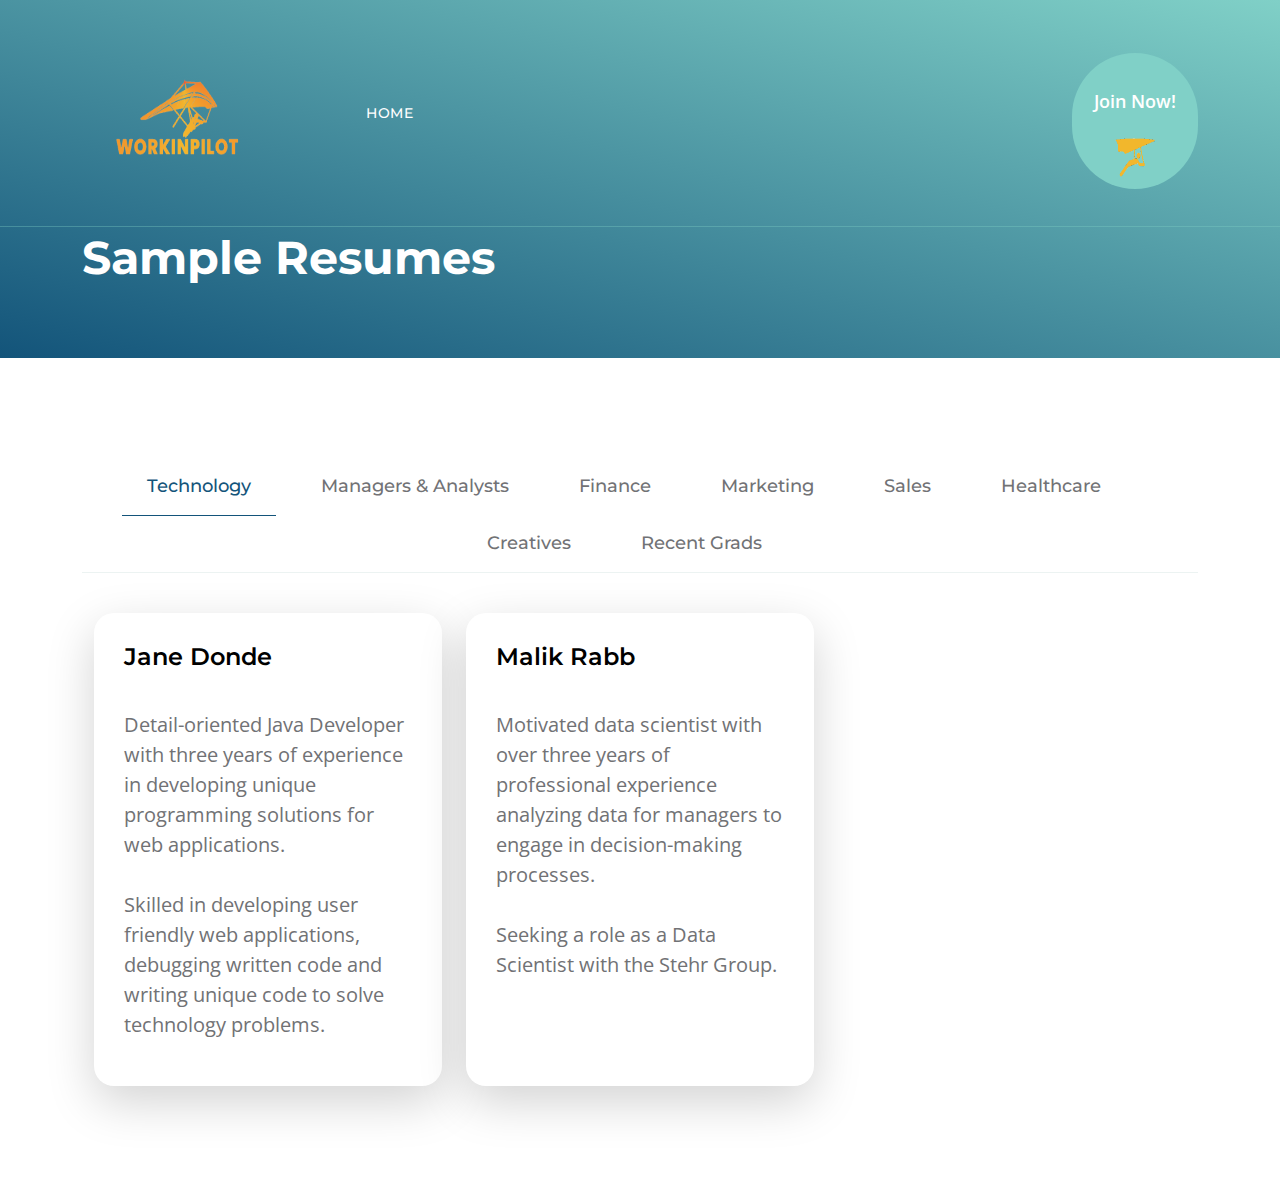
<file: topics-listing.html>
<!doctype html>
<html lang="en">
    <head>
        <meta charset="utf-8">
        <meta name="viewport" content="width=device-width, initial-scale=1">

        <meta name="description" content="">
        <meta name="author" content="">

        <title>Topic Listing Page</title>

        <!-- CSS FILES -->        
        <link rel="preconnect" href="https://fonts.googleapis.com">
        
        <link rel="preconnect" href="https://fonts.gstatic.com" crossorigin>

        <link href="https://fonts.googleapis.com/css2?family=Montserrat:wght@500;600;700&family=Open+Sans&display=swap" rel="stylesheet">
                        
        <link href="css/bootstrap.min.css" rel="stylesheet">

        <link href="css/bootstrap-icons.css" rel="stylesheet">

        <link href="css/templatemo-topic-listing.css" rel="stylesheet">
<!--

TemplateMo 590 topic listing

https://templatemo.com/tm-590-topic-listing

-->
    </head>
    
    <body class="topics-listing-page" id="top">

        <main>

            <nav class="navbar navbar-expand-lg">
                <div class="container">

                    <a class="navbar-brand text-white" href="index.html">
                        <img src="images/WIPLogo1.png" width="200" height="200" alt="WorkInPilot">
                        <!--i class="bi-back"></!--i -->
                        <!-- span>WorkInPilot</!-->
                    </a>                    

                    <!-- div class="d-lg-none ms-auto me-4">
                        <a href="#top" class="navbar-icon bi-person smoothscroll"></a>
                    </!-->
    
                    <!-- button class="navbar-toggler" type="button" data-bs-toggle="collapse" data-bs-target="#navbarNav" aria-controls="navbarNav" aria-expanded="false" aria-label="Toggle navigation">
                        <span class="navbar-toggler-icon"></span>
                    </!-->
    
                    <div class="collapse navbar-collapse" id="navbarNav">
                        <ul class="navbar-nav ms-lg-5 me-lg-auto">
                            <li class="nav-item">
                                <a class="nav-link click-scroll" href="index.html#section_1">Home</a>
                            </li>
                        </ul>

                        <div class="fab-container d-none d-lg-block">
                            <a href="https://app.workinpilot.net" class="btn custom-btn mt-2 mt-lg-3" style="align-items:center;"><br>Join Now!<br><br>
                            <img src="images/YellowTransparentGlider.png" width="40" height="40" alt=""></img>
                            <onmouseover="img="images/BlackTransparentGlider.png';" onmouseout="this.style.transform='scale(1)';">
                        </a>    
                        </div>

                    </div>
                </div>
            </nav>


            <header class="site-header d-flex flex-column justify-content-center align-items-center">
                <div class="container">
                    <div class="row align-items-center">

                        <div class="col-lg-5 col-12">
                            <h2 class="text-white" style="margin-top:80px;">Sample Resumes</h2>
                        </div>

                    </div>
                </div>
            </header>


            <!--section class="section-padding">
                <div class="container" -->


            <section class="explore-section section-padding" id="section_2">
                <div class="container">


                <div class="container-fluid">
                    <div class="row">

                        <ul class="nav nav-tabs" id="myTab" role="tablist">
                            <li class="nav-item" role="presentation">
                                <button class="nav-link active" id="tech-tab" data-bs-toggle="tab" data-bs-target="#tech-tab-pane" type="button" role="tab" aria-controls="tech-tab-pane" aria-selected="true">Technology</button>
                            </li>
                            <li class="nav-item" role="presentation">
                                <button class="nav-link" id="analyst-tab" data-bs-toggle="tab" data-bs-target="#analyst-tab-pane" type="button" role="tab" aria-controls="analyst-tab-pane" aria-selected="false">Managers & Analysts</button>
                            </li>
                            <li class="nav-item" role="presentation">
                                <button class="nav-link" id="finance-tab" data-bs-toggle="tab" data-bs-target="#finance-tab-pane" type="button" role="tab" aria-controls="finance-tab-pane" aria-selected="false">Finance</button>
                            </li>
                            <li class="nav-item" role="presentation">
                                <button class="nav-link" id="marketing-tab" data-bs-toggle="tab" data-bs-target="#marketing-tab-pane" type="button" role="tab" aria-controls="marketing-tab-pane" aria-selected="false">Marketing</button>
                            </li>
                            <li class="nav-item" role="presentation">
                                <button class="nav-link" id="sales-tab" data-bs-toggle="tab" data-bs-target="#sales-tab-pane" type="button" role="tab" aria-controls="sales-tab-pane" aria-selected="false">Sales</button>
                            </li>
                            <li class="nav-item" role="presentation">
                                <button class="nav-link" id="healthcare-tab" data-bs-toggle="tab" data-bs-target="#healthcare-tab-pane" type="button" role="tab" aria-controls="healthcare-tab-pane" aria-selected="false">Healthcare</button>
                            </li>
                            <li class="nav-item" role="presentation">
                                <button class="nav-link" id="creatives-tab" data-bs-toggle="tab" data-bs-target="#creatives-tab-pane" type="button" role="tab" aria-controls="creatives-tab-pane" aria-selected="false">Creatives</button>
                            </li>
                            <li class="nav-item" role="presentation">
                                <button class="nav-link" id="grads-tab" data-bs-toggle="tab" data-bs-target="#grads-tab-pane" type="button" role="tab" aria-controls="grads-tab-pane" aria-selected="false">Recent Grads</button>
                            </li>
                        </ul>
                    </div>
                </div>

                <div class="container">
                    <div class="row">

                        <div class="col-12">
                            <div class="tab-content" id="myTabContent">


                                <div class="tab-pane fade show active" id="tech-tab-pane" role="tabpanel" aria-labelledby="tech-tab" tabindex="0">
                                    <div class="row">
                                        <div class="col-lg-4 col-md-6 col-12 mb-4 mb-lg-0">
                                            <div class="custom-block bg-white shadow-lg">
                                                    <div class="d-flex">
                                                        <a href="assets/test_resumes/JaneDonde.pdf" download>
                                                        <div>
                                                            <h5 class=mb-2">Jane Donde</h5>
                                                            <p><br>Detail-oriented Java Developer with three years of experience in developing unique programming solutions for web applications.<br><br>Skilled in developing user friendly web applications, debugging written code and writing unique code to solve technology problems.</p>
                                                        </div>
                                                        </a>
                                                    </div>
                                            </div>
                                        </div>                                           

                                        <div class="col-lg-4 col-md-6 col-12 mb-4 mb-lg-0">
                                            <div class="custom-block bg-white shadow-lg">
                                                    <div class="d-flex">
                                                        <a href="assets/test_resumes/MalikRabb.pdf" download>
                                                        <div>
                                                            <h5 class="mb-2">Malik Rabb</h5>
                                                            <p><br>Motivated data scientist with over three years of professional experience analyzing data for managers to engage in decision-making processes.<br><br>Seeking a role as a Data Scientist with the Stehr Group.</p>
                                                        </div>
                                                        </a>
                                                    </div>
                                            </div>
                                        </div>                                         
                                    </div>
                                </div>

                                <div class="tab-pane fade" id="analyst-tab-pane" role="tabpanel" aria-labelledby="analyst-tab" tabindex="0">
                                    <div class="row">

                                        <div class="col-lg-4 col-md-6 col-12 mb-4 mb-lg-0">
                                            <div class="custom-block bg-white shadow-lg">
                                                    <div class="d-flex">
                                                        <a href="assets/test_resumes/JudyKreiner.pdf" download>
                                                        <div>
                                                            <h5 class="mb-2">Judy Kreiner</h5>
                                                            <p><br>Professional manager with over three years of experience in fast-paced environments.<br><br>Seeking a position as a Manager with Space Projects, Inc.</p>
                                                        </div>
                                                        </a>
                                                    </div>
                                            </div>
                                        </div>
                                        <div class="col-lg-4 col-md-6 col-12 mb-4 mb-lg-0">
                                            <div class="custom-block bg-white shadow-lg">
                                                    <div class="d-flex">
                                                        <a href="assets/test_resumes/IvyHaddington.pdf" download>
                                                        <div>
                                                            <h5 class="mb-2">Ivy Haddington</h5>
                                                            <p><br>Dedicated Project Manager with over 10 years of experience managing campaigns, leading teams and supporting client success.<br><br>Seeking to gain greater responsibilities and employ my leadership expertise as a senior Project Manager for Corkboard Tech.</p>
                                                        </div>
                                                        </a>
                                                    </div>
                                            </div>
                                        </div>
                                        <div class="col-lg-4 col-md-6 col-12 mb-4 mb-lg-0">
                                            <div class="custom-block bg-white shadow-lg">
                                                    <div class="d-flex">
                                                        <a href="assets/test_resumes/RosieMiller.pdf" download>
                                                        <div>
                                                            <h5 class="mb-2">Rosie Miller</h5>
                                                            <p><br>Experienced Restaurant Manager bringing demonstrated success in developing and motivating strong restaurant teams capable of handling over 200 customers hourly. Keeps all areas clean and sanitized while managing inventory and preventing waste.<br><br>Consistent career history of operations improvement, team building and revenue increases.</p>
                                                        </div>
                                                        </a>
                                                    </div>
                                            </div>
                                        </div>

                                    </div>
                                </div>

                                <div class="tab-pane fade" id="finance-tab-pane" role="tabpanel" aria-labelledby="finance-tab" tabindex="0">
                                    <div class="row">

                                        <div class="col-lg-4 col-md-6 col-12 mb-4 mb-lg-0">
                                            <div class="custom-block bg-white shadow-lg">
                                                    <div class="d-flex">
                                                        <a href="assets/test_resumes/SophiaFlores.pdf" download>
                                                        <div>
                                                            <h5 class="mb-2">Sophia Flores</h5>
                                                            <p><br>Certified Bookkeeper with four years of experience in accounting and finance.<br><br>Skilled in analyzing, verifying and preparing reports and following best practice accounting procedures.</p>
                                                        </div>
                                                        </a>
                                                    </div>
                                            </div>
                                        </div>
                                    </div>
                                </div>


                                <div class="tab-pane fade" id="marketing-tab-pane" role="tabpanel" aria-labelledby="marketing-tab" tabindex="0">
                                    <div class="row">

                                        <div class="col-lg-4 col-md-6 col-12 mb-4 mb-lg-0">
                                            <div class="custom-block bg-white shadow-lg">
                                                    <div class="d-flex">
                                                        <a href="assets/test_resumes/CarringtonBlack.pdf" download>
                                                        <div>
                                                            <h5 class="mb-2">Carrington Black</h5>
                                                            <p><br>Business development professional with experience in customer relationship management.<br><br>Oversaw global accounts for over $3 million in resume, managing risk and improving client satisfaction by 5%.</p>
                                                        </div>
                                                        </a>
                                                    </div>
                                            </div>
                                        </div>
                                        <div class="col-lg-4 col-md-6 col-12 mb-4 mb-lg-0">
                                            <div class="custom-block bg-white shadow-lg">
                                                    <div class="d-flex">
                                                        <a href="assets/test_resumes/EbonyMoore.pdf" download>
                                                        <div>
                                                            <h5 class="mb-2">Ebony Moore</h5>
                                                            <p><br>Hardworking professional with academic training in business administration and work experience in project management and marketing.<br><br>Seeking a role as a Project Manager to employ my skills in organization and communication and grow as a management professional in the marketing sector.</p>
                                                        </div>
                                                        </a>
                                                    </div>
                                            </div>
                                        </div>
                                        <div class="col-lg-4 col-md-6 col-12 mb-4 mb-lg-0">
                                            <div class="custom-block bg-white shadow-lg">
                                                    <div class="d-flex">
                                                        <a href="assets/test_resumes/DarenJones.pdf" download>
                                                        <div>
                                                            <h5 class="mb-2">Daren Jones</h5>
                                                            <p><br>Marketing Manager</p>
                                                        </div>
                                                        </a>
                                                    </div>
                                            </div>
                                        </div>


                                    </div>
                                </div>

                                <div class="tab-pane fade" id="sales-tab-pane" role="tabpanel" aria-labelledby="sales-tab" tabindex="0">
                                    <div class="row">

                                        <div class="col-lg-4 col-md-6 col-12 mb-4 mb-lg-0">
                                            <div class="custom-block bg-white shadow-lg">
                                                    <div class="d-flex">
                                                        <a href="assets/test_resumes/MarvinTello.pdf" download>
                                                        <div>
                                                            <h5 class="mb-2">Marvin Tello</h5>
                                                            <p><br>A forward-thinking salesperson with 5+ years of experience and over $2M in sales who knows the importance of empathy and attentiveness in closing deals.<br><br>Seeking a lead sales specialist role where I can continue to foster and hone these traits as I continue to grow within an accomplished sales organization like Pitney Bowes.
                                                            </p>
                                                        </div>
                                                        </a>
                                                    </div>
                                            </div>
                                        </div>
                                        <div class="col-lg-4 col-md-6 col-12 mb-4 mb-lg-0">
                                            <div class="custom-block bg-white shadow-lg">
                                                    <div class="d-flex">
                                                        <a href="assets/test_resumes/SteeleHastings.pdf" download>
                                                        <div>
                                                            <h5 class="mb-2">Steele Hastings</h5>
                                                            <p><br>High-energy and seasoned sales manager focused on improving performance through rigorous data analysis. Through 1:1 coaching and introducing new tools, I have generated $1M+ in incremental sales.<br><br>Eager to bring this energy to T opView Sightseeing where my ability to leverage data will positively impact team and individual sales.</p>
                                                        </div>
                                                        </a>
                                                    </div>
                                            </div>
                                        </div>

                                    </div>
                                </div>



                                <div class="tab-pane fade" id="healthcare-tab-pane" role="tabpanel" aria-labelledby="healthcare-tab" tabindex="0">
                                    <div class="row">

                                        <div class="col-lg-4 col-md-6 col-12 mb-4 mb-lg-0">
                                            <div class="custom-block bg-white shadow-lg">
                                                    <div class="d-flex">
                                                        <a href="assets/test_resumes/HollyYoung.pdf" download>
                                                        <div>
                                                            <h5 class="mb-2">Holly Young</h5>
                                                            <p><br>Compassionate, detail-oriented Certified Medical Assistant with more than three years of experience compiling patient charts and medical information, processing insurance payments and overseeing general office operations such as scheduling and answering phones.</p>
                                                        </div>
                                                        </a>
                                                    </div>
                                            </div>
                                        </div>
                                    </div>
                                </div>


                                <div class="tab-pane fade" id="creatives-tab-pane" role="tabpanel" aria-labelledby="creatives-tab" tabindex="0">
                                    <div class="row">

                                        <div class="col-lg-4 col-md-6 col-12 mb-4 mb-lg-0">
                                            <div class="custom-block bg-white shadow-lg">
                                                    <div class="d-flex">
                                                        <a href="assets/test_resumes/RhodaJackson.pdf" download>
                                                        <div>
                                                            <h5 class="mb-2">Rhoda Jackson</h5>
                                                            <p><br>Graphic Designer</p>
                                                        </div>
                                                        </a>
                                                    </div>
                                            </div>
                                        </div>
                                        <div class="col-lg-4 col-md-6 col-12 mb-4 mb-lg-0">
                                            <div class="custom-block bg-white shadow-lg">
                                                    <div class="d-flex">
                                                        <a href="assets/test_resumes/ClaraThompson.pdf" download>
                                                        <div>
                                                            <h5 class="mb-2">Clara Thompson</h5>
                                                            <p><br>Aspiring graphic designer seeking an entry-level position at RDW Group, eager to contribute my creativity, passion for design, and strong technical skills to support the agency's mission of crafting innovative marketing solutions.</p>
                                                        </div>
                                                        </a>
                                                    </div>
                                            </div>
                                        </div>
                                        <div class="col-lg-4 col-md-6 col-12 mb-4 mb-lg-0">
                                            <div class="custom-block bg-white shadow-lg">
                                                    <div class="d-flex">
                                                        <a href="assets/test_resumes/LilyRobinson.pdf" download>
                                                        <div>
                                                            <h5 class="mb-2">Lily Robinson</h5>
                                                            <p><br>Creative Director</p>
                                                        </div>
                                                        </a>
                                                    </div>
                                            </div>
                                        </div>


                                    </div>
                                </div>




                                <div class="tab-pane fade" id="grads-tab-pane" role="tabpanel" aria-labelledby="grads-tab" tabindex="0">
                                    <div class="row">

                                        <div class="col-lg-4 col-md-6 col-12 mb-4 mb-lg-0">
                                            <div class="custom-block bg-white shadow-lg">
                                                    <div class="d-flex">
                                                        <a href="assets/test_resumes/DarienMcCullen.pdf" download>
                                                        <div>
                                                            <h5 class="mb-2">Darien McCullen</h5>
                                                            <p><br>Recent graduate with a bachelor's degree in computer science and exemplary data analysis and engineering experience seeking a DevOps Engineer position.</p>
                                                        </div>
                                                        </a>
                                                    </div>
                                            </div>
                                        </div>
                                        <div class="col-lg-4 col-md-6 col-12 mb-4 mb-lg-0">
                                            <div class="custom-block bg-white shadow-lg">
                                                    <div class="d-flex">
                                                        <a href="assets/test_resumes/SandyBarker.pdf" download>
                                                        <div>
                                                            <h5 class="mb-2">Sandy Barker</h5>
                                                            <p><br>Enthusiastic and motivated high school student with strong communication, teamwork, and problem-solving skills.<br><br>Seeking to apply my abilities in a part-time position where I can contribute to the team and gain valuable work experience.</p>
                                                        </div>
                                                        </a>
                                                    </div>
                                            </div>
                                        </div>


                                    </div>
                                </div>




                            </div>
                        </div>
                    </div>
                </div>

            </section>


        </main>


        <!-- JAVASCRIPT FILES -->
        <script src="js/jquery.min.js"></script>
        <script src="js/bootstrap.bundle.min.js"></script>
        <script src="js/jquery.sticky.js"></script>
        <script src="js/custom.js"></script>

    </body>
</html>
</file>
<file: css/templatemo-topic-listing.css>
/*

TemplateMo 590 topic listing

https://templatemo.com/tm-590-topic-listing

*/

/*---------------------------------------
  CUSTOM PROPERTIES ( VARIABLES )             
-----------------------------------------*/
:root {
  --white-color:                  #ffffff;
  --primary-color:                #13547a;
  --secondary-color:              #80d0c7;
  --section-bg-color:             #f0f8ff;
  --custom-btn-bg-color:          #80d0c7;
  --custom-btn-bg-hover-color:    #13547a;
  --dark-color:                   #000000;
  --p-color:                      #717275;
  --border-color:                 #7fffd4;
  --link-hover-color:             #13547a;

  --body-font-family:             'Open Sans', sans-serif;
  --title-font-family:            'Montserrat', sans-serif;

  --h1-font-size:                 58px;
  --h2-font-size:                 46px;
  --h3-font-size:                 32px;
  --h4-font-size:                 28px;
  --h5-font-size:                 24px;
  --h6-font-size:                 22px;
  --p-font-size:                  20px;
  --menu-font-size:               14px;
  --btn-font-size:                18px;
  --copyright-font-size:          16px;

  --border-radius-large:          100px;
  --border-radius-medium:         20px;
  --border-radius-small:          10px;

  --font-weight-normal:           400;
  --font-weight-medium:           500;
  --font-weight-semibold:         600;
  --font-weight-bold:             700;
}

body {
  background-color: var(--white-color);
  font-family: var(--body-font-family); 
}


/*---------------------------------------
  TYPOGRAPHY               
-----------------------------------------*/

h2,
h3,
h4,
h5,
h6 {
  color: var(--dark-color);
}

h1,
h2,
h3,
h4,
h5,
h6 {
  font-family: var(--title-font-family); 
  font-weight: var(--font-weight-semibold);
}

h1 {
  font-size: var(--h1-font-size);
  font-weight: var(--font-weight-bold);
}

h2 {
  font-size: var(--h2-font-size);
  font-weight: var(--font-weight-bold);
}

h3 {
  font-size: var(--h3-font-size);
}

h4 {
  font-size: var(--h4-font-size);
}

h5 {
  font-size: var(--h5-font-size);
}

h6 {
  color: var(--primary-color);
  font-size: var(--h6-font-size);
}

p {
  color: var(--p-color);
  font-size: var(--p-font-size);
  font-weight: var(--font-weight-normal);
}

ul li {
  color: var(--p-color);
  font-size: var(--p-font-size);
  font-weight: var(--font-weight-normal);
}

a, 
button {
  touch-action: manipulation;
  transition: all 0.3s;
}

a {
  display: inline-block;
  color: var(--primary-color);
  text-decoration: none;
}

a:hover {
  color: var(--link-hover-color);
}

b,
strong {
  font-weight: var(--font-weight-bold);
}


/*---------------------------------------
  SECTION               
-----------------------------------------*/
.section-padding {
  padding-top: 100px;
  padding-bottom: 100px;
}

.section-bg {
  background-color: var(--section-bg-color);
}

.section-overlay {
  background-image: linear-gradient(15deg, #13547a 0%, #80d0c7 100%);
  position: absolute;
  top: 0;
  left: 0;
  pointer-events: none;
  width: 100%;
  height: 100%;
  opacity: 0.85;
}

.section-overlay + .container {
  position: relative;
}

.tab-content {
  background-color: var(--white-color);
  border-radius: var(--border-radius-medium);
}

.nav-tabs {
  border-bottom: 1px solid #ecf3f2;
  margin-bottom: 40px;
  justify-content: center;
}

.nav-tabs .nav-link {
  border-radius: 0;
  border-top: 0;
  border-right: 0;
  border-left: 0;
  color: var(--p-color);
  font-family: var(--title-font-family);
  font-size: var(--btn-font-size);
  font-weight: var(--font-weight-medium);
  padding: 15px 25px;
  transition: all 0.3s;
}

.nav-tabs .nav-link:first-child {
  margin-right: 20px;
}

.nav-tabs .nav-item.show .nav-link, 
.nav-tabs .nav-link.active,
.nav-tabs .nav-link:focus, 
.nav-tabs .nav-link:hover {
  border-bottom-color: var(--primary-color);
  color: var(--primary-color);
}


/*---------------------------------------
  CUSTOM ICON COLOR               
-----------------------------------------*/
.custom-icon {
  color: var(--secondary-color);
}


/*---------------------------------------
  CUSTOM BUTTON               
-----------------------------------------*/
.custom-btn {
  background: var(--custom-btn-bg-color);
  border: 2px solid transparent;
  border-radius: var(--border-radius-large);
  color: var(--white-color);
  font-size: var(--btn-font-size);
  font-weight: var(--font-weight-semibold);
  line-height: normal;
  transition: all 0.3s;
  padding: 10px 20px;
}

.custom-btn:hover {
  background: var(--custom-btn-bg-hover-color);
  color: var(--white-color);
}

.custom-border-btn {
  background: transparent;
  border: 2px solid var(--custom-btn-bg-color);
  color: var(--custom-btn-bg-color);
}

.custom-border-btn:hover {
  background: var(--custom-btn-bg-color);
  border-color: transparent;
  color: var(--white-color);
}

.custom-btn-bg-white {
  border-color: var(--white-color);
  color: var(--white-color);
}


/*---------------------------------------
  SITE HEADER              
-----------------------------------------*/
.site-header {
  background-image: linear-gradient(15deg, #13547a 0%, #80d0c7 100%);
  padding-top: 150px;
  padding-bottom: 80px;
}

.site-header .container {
  height: 100%;
}

.breadcrumb-item+.breadcrumb-item::before,
.breadcrumb-item a:hover,
.breadcrumb-item.active {
  color: var(--white-color);
}

.site-header .custom-icon {
  color: var(--white-color);
  font-size: var(--h4-font-size);
}

.site-header .custom-icon:hover {
  color: var(--secondary-color);
}


/*---------------------------------------
  NAVIGATION              
-----------------------------------------*/
.sticky-wrapper {
  position: absolute;
  top: 0;
  right: 0;
  left: 0;
}

.sticky-wrapper.is-sticky .navbar {
  background-color: var(--secondary-color);
}

.navbar {
  background: transparent;
  border-bottom: 1px solid rgba(128, 208, 199, 0.35);
  z-index: 9;
}

.navbar-brand,
.navbar-brand:hover {
  font-size: var(--h3-font-size);
  font-weight: var(--font-weight-bold);
  display: block;
}

.navbar-brand span {
  font-family: var(--title-font-family);
}

.navbar-expand-lg .navbar-nav .nav-link {
  border-radius: var(--border-radius-large);
  margin: 10px;
  padding: 10px;
}

.navbar-nav .nav-link {
  display: inline-block;
  color: var(--white-color);
  font-family: var(--title-font-family); 
  font-size: var(--menu-font-size);
  font-weight: var(--font-weight-medium);
  text-transform: uppercase;
  letter-spacing: 0.5px;
  position: relative;
  padding-top: 15px;
  padding-bottom: 15px;
}

.navbar-nav .nav-link.active, 
.navbar-nav .nav-link:hover {
  color: var(--primary-color);
}

.navbar .dropdown-menu {
  background: var(--white-color);
  box-shadow: 0 1rem 3rem rgba(0,0,0,.175);
  border: 0;
  display: inherit;
  opacity: 0;
  min-width: 9rem;
  margin-top: 20px;
  padding: 13px 0 10px 0;
  transition: all 0.3s;
  pointer-events: none;
}

.navbar .dropdown-menu::before {
  content: "";
  width: 0;
  height: 0;
  border-left: 20px solid transparent;
  border-right: 20px solid transparent;
  border-bottom: 15px solid var(--white-color);
  position: absolute;
  top: -10px;
  left: 10px;
}

.navbar .dropdown-item {
  display: inline-block;
  color: var(--p-bg-color);
  font-family: var(--title-font-family); 
  font-size: var(--menu-font-size);
  font-weight: var(--font-weight-medium);
  text-transform: uppercase;
  letter-spacing: 0.5px;
  position: relative;
}

.navbar .dropdown-item.active, 
.navbar .dropdown-item:active,
.navbar .dropdown-item:focus, 
.navbar .dropdown-item:hover {
  background: transparent;
  color: var(--primary-color);
}

.navbar .dropdown-toggle::after {
  content: "\f282";
  display: inline-block;
  font-family: bootstrap-icons !important;
  font-size: var(--copyright-font-size);
  font-style: normal;
  font-weight: normal !important;
  font-variant: normal;
  text-transform: none;
  line-height: 1;
  vertical-align: -.125em;
  -webkit-font-smoothing: antialiased;
  -moz-osx-font-smoothing: grayscale;
  position: relative;
  left: 2px;
  border: 0;
}

@media screen and (min-width: 992px) {
  .navbar .dropdown:hover .dropdown-menu {
    opacity: 1;
    margin-top: 0;
    pointer-events: auto;
  }
}

.navbar-icon {
  background: var(--white-color);
  border-radius: var(--border-radius-large);
  display: inline-block;
  font-size: var(--h5-font-size);
  width: 40px;
  height: 40px;
  line-height: 40px;
  text-align: center;
  transition: all 0.3s ease;
}

.navbar-icon:hover {
  background: var(--primary-color);
  color: var(--white-color);
}

.navbar-toggler {
  border: 0;
  padding: 0;
  cursor: pointer;
  margin: 0;
  width: 30px;
  height: 35px;
  outline: none;
}

.navbar-toggler:focus {
  outline: none;
  box-shadow: none;
}

.navbar-toggler[aria-expanded="true"] .navbar-toggler-icon {
  background: transparent;
}

.navbar-toggler[aria-expanded="true"] .navbar-toggler-icon:before,
.navbar-toggler[aria-expanded="true"] .navbar-toggler-icon:after {
  transition: top 300ms 50ms ease, -webkit-transform 300ms 350ms ease;
  transition: top 300ms 50ms ease, transform 300ms 350ms ease;
  transition: top 300ms 50ms ease, transform 300ms 350ms ease, -webkit-transform 300ms 350ms ease;
  top: 0;
}

.navbar-toggler[aria-expanded="true"] .navbar-toggler-icon:before {
  transform: rotate(45deg);
}

.navbar-toggler[aria-expanded="true"] .navbar-toggler-icon:after {
  transform: rotate(-45deg);
}

.navbar-toggler .navbar-toggler-icon {
  background: var(--white-color);
  transition: background 10ms 300ms ease;
  display: block;
  width: 30px;
  height: 2px;
  position: relative;
}

.navbar-toggler .navbar-toggler-icon:before,
.navbar-toggler .navbar-toggler-icon:after {
  transition: top 300ms 350ms ease, -webkit-transform 300ms 50ms ease;
  transition: top 300ms 350ms ease, transform 300ms 50ms ease;
  transition: top 300ms 350ms ease, transform 300ms 50ms ease, -webkit-transform 300ms 50ms ease;
  position: absolute;
  right: 0;
  left: 0;
  background: var(--white-color);
  width: 30px;
  height: 2px;
  content: '';
}

.navbar-toggler .navbar-toggler-icon::before {
  top: -8px;
}

.navbar-toggler .navbar-toggler-icon::after {
  top: 8px;
}


/*---------------------------------------
  HERO        
-----------------------------------------*/
.hero-section {
  background-image: linear-gradient(15deg, #13547a 0%, #80d0c7 100%);
  position: relative;
  overflow: hidden;
  padding-top: 150px;
  padding-bottom: 150px;
}

.hero-section .input-group {
  background-color: var(--white-color);
  border-radius: var(--border-radius-large);
  padding: 10px 15px;
}

.hero-section .input-group-text {
  background-color: transparent;
  border: 0;
}

.hero-section input[type="search"] {
  border: 0;
  box-shadow: none;
  margin-bottom: 0;
  padding-left: 0;
}

.hero-section button[type="submit"] {
  background-color: var(--primary-color);
  border: 0;
  border-radius: var(--border-radius-large) !important;
  color: var(--white-color);
  max-width: 150px;
}


/*---------------------------------------
  TOPICS              
-----------------------------------------*/
.featured-section {
  background-color: var(--secondary-color);
  border-radius: 0 0 100px 100px;
  padding-bottom: 100px;
}

.featured-section .row {
  position: relative;
  bottom: 100px;
  margin-bottom: -100px;
}

.custom-block {
  border-radius: var(--border-radius-medium);
  position: relative;
  overflow: hidden;
  padding: 30px;
  transition: all 0.3s ease;
  height: 100%;
}

.custom-block:hover {
  background-color: var(--secondary-color);
  transform: translateY(-3px);
}

.custom-block > a {
  width: 100%;
}

.custom-block-image {
  display: block;
  width: 100%;
  height: 200px;
  object-fit: cover;
  margin-top: 35px;
}

.custom-block .rounded-pill {
  border-radius: 5px !important;
  display: flex;
  justify-content: center;
  text-align: center;
  width: 30px;
  height: 30px;
  line-height: 20px;
}

.custom-block-overlay {
  height: 100%;
  min-height: 350px;
  padding: 0;
}

.custom-block-overlay > a {
  height: 100%;
}

.custom-block-overlay .custom-block-image {
  border-radius: var(--border-radius-medium);
  display: block;
  height: 100%;
  margin-top: 0;
}

.custom-block-overlay-text {
  position: absolute;
  z-index: 2;
  top: 0;
  right: 0;
  left: 0;
  padding: 30px;
}

.social-share {
  position: absolute;
  bottom: 0;
  right: 0;
  left: 0;
  z-index: 2;
  padding: 20px 35px;
}

.social-share .bi-bookmark {
  color: var(--white-color);
  font-size: var(--h5-font-size);
}

.social-share .bi-bookmark:hover {
  color: var(--secondary-color);
}

.bg-design {
  background-color: #00B0FF;
}

.bg-graphic {
  background-color: #00BFA6;
}

.bg-advertising {
  background-color: #F50057;
}

.bg-finance {
  background-color: #536DFE;
}

.bg-music {
  background-color: #F9A826;
}

.bg-education {
  background-color: #00BFA6;
}


/*---------------------------------------
  TOPICS               
-----------------------------------------*/
.topics-detail-block {
  border-radius: var(--border-radius-medium);
  position: relative;
  overflow: hidden;
}

.topics-detail-block-image {
  display: block;
  border-radius: var(--border-radius-medium);
}

blockquote {
  background-color: var(--section-bg-color);
  border-radius: var(--border-radius-small);
  font-family: var(--title-font-family);
  font-size: var(--h4-font-size);
  font-weight: var(--font-weight-bold);
  display: inline-block;
  text-align: center;
  margin: 30px;
  padding: 40px;
}

.topics-listing-page .site-header {
  padding-bottom: 65px;
}

.custom-block-topics-listing-info {
  margin: 30px 20px 20px 30px;
}

.custom-block-topics-listing {
  height: inherit;
}

.custom-block-topics-listing .custom-block-image {
  width: 200px;
}


/*---------------------------------------
  PAGINATION              
-----------------------------------------*/
.pagination {
  margin-top: 40px;
}

.page-link {
  border: 0;
  border-radius: var(--border-radius-small);
  color: var(--p-color);
  font-family: var(--title-font-family);
  margin: 0 5px;
  padding: 10px 20px;
}

.page-link:hover,
.page-item:first-child .page-link:hover,
.page-item:last-child .page-link:hover {
  background-color: var(--secondary-color);
  color: var(--white-color);
}

.page-item:first-child .page-link {
  margin-right: 10px;
}

.page-item:first-child .page-link,
.page-item:last-child .page-link {
  background-color: var(--section-bg-color);
  border-radius: var(--border-radius-small);
}

.active>.page-link, .page-link.active {
  background-color: var(--secondary-color);
  border-color: var(--secondary-color);
}


/*---------------------------------------
  TIMELINE              
-----------------------------------------*/
.timeline-section {
  background-image: url('../images/colleagues-working-cozy-office-medium-shot.jpg');
  background-repeat: no-repeat;
  background-position: center;
  background-size: cover;
  position: relative;
}

.timeline-container .vertical-scrollable-timeline {
  list-style-type: none;
  position: relative;
  padding-left: 0;
}

.timeline-container .vertical-scrollable-timeline .list-progress {
  width: 8px;
  height: 87%;
  background-color: var(--primary-color);
  position: absolute;
  left: 52px;
  top: 0;
  overflow: hidden;
}

.timeline-container .vertical-scrollable-timeline .list-progress .inner {
  position: absolute;
  right: 0;
  bottom: 0;
  height: 100%;
  background-color: var(--secondary-color);
  width: 100%;
}

.timeline-container .vertical-scrollable-timeline li {
  position: relative;
  padding: 20px 0px 65px 145px;
}

.timeline-container .vertical-scrollable-timeline li:last-child {
  padding-bottom: 0;
}

.timeline-container .vertical-scrollable-timeline li p {
  line-height: 40px;
}

.timeline-container .vertical-scrollable-timeline li p:last-child {
  margin-bottom: 0;
}

.timeline-container .vertical-scrollable-timeline li .icon-holder {
  position: absolute;
  left: 0;
  top: 0;
  width: 104px;
  height: 104px;
  display: flex;
  justify-content: center;
  align-items: center;
  background-color: var(--secondary-color);
  border-radius: 50%;
  z-index: 1;
  transition: 0.4s all;
}

.timeline-container .vertical-scrollable-timeline li .icon-holder::before {
  content: "";
  width: 80px;
  height: 80px;
  border: 4px solid #fff;
  position: absolute;
  background-color: var(--secondary-color);
  border-radius: 50%;
  z-index: -1;
  transition: 0.4s all;
}

.timeline-container .vertical-scrollable-timeline li .icon-holder i {
  font-size: 25px;
  color: var(--white-color);
}

.timeline-container .vertical-scrollable-timeline li::before {
  content: "";
  position: absolute;
  height: 100%;
  width: 8px;
  background-color: transparent;
  left: 52px;
  z-index: 0;
}

.timeline-container .vertical-scrollable-timeline li.active .icon-holder {
  background-color: var(--primary-color);
}

.timeline-container .vertical-scrollable-timeline li.active .icon-holder::before {
  background-color: var(--primary-color);
}


/*---------------------------------------
  FAQs              
-----------------------------------------*/
.faq-section .accordion-item {
  border: 0;
}

.faq-section .accordion-button {
  font-size: var(--h6-font-size);
  font-weight: var(--font-weight-semibold);
}

.faq-section .accordion-item:first-of-type .accordion-button {
  border-radius: var(--border-radius-large);
}

.faq-section .accordion-button:not(.collapsed) {
  border-radius: var(--border-radius-large);
  box-shadow: none;
  color: var(--primary-color);
}

.faq-section .accordion-body {
  color: var(--p-color);
  font-size: var(--btn-font-size);
  line-height: 40px;
}

/*---------------------------------------
  NEWSLETTER               
-----------------------------------------*/
.newsletter-image {
  border-radius: var(--border-radius-medium);
}


/*---------------------------------------
  CONTACT               
-----------------------------------------*/
.google-map {
  border-radius: var(--border-radius-medium);
}

.contact-form .form-floating>textarea {
  border-radius: var(--border-radius-medium);
  height: 150px;
}


/*---------------------------------------
  SUBSCRIBE FORM               
-----------------------------------------*/
.subscribe-form-wrap {
  padding: 50px;
}

.subscribe-form {
  width: 95%;
}


/*---------------------------------------
  CUSTOM FORM               
-----------------------------------------*/
.custom-form .form-control {
  border-radius: var(--border-radius-large);
  color: var(--p-color);
  margin-bottom: 24px;
  padding-top: 13px;
  padding-bottom: 13px;
  padding-left: 20px;
  outline: none;
}

.form-floating>label {
  padding-left: 20px;
}

.custom-form button[type="submit"] {
  background: var(--custom-btn-bg-color);
  border: none;
  border-radius: var(--border-radius-large);
  color: var(--white-color);
  font-family: var(--title-font-family);
  font-size: var(--p-font-size);
  font-weight: var(--font-weight-semibold);
  transition: all 0.3s;
  margin-bottom: 0;
}

.custom-form button[type="submit"]:hover,
.custom-form button[type="submit"]:focus {
  background: var(--custom-btn-bg-hover-color);
  border-color: transparent;
}


/*---------------------------------------
  SITE FOOTER              
-----------------------------------------*/
.site-footer {
  border-bottom: 10px solid var(--secondary-color);
  position: relative;
}

.site-footer::after {
  content: "";
  position: absolute;
  bottom: 0;
  right: 0;
  width: 0;
  height: 0;
  border-style: solid;
  border-width: 0 0 200px 200px;
  border-color: transparent transparent var(--secondary-color) transparent;
  pointer-events: none;
}

.site-footer-title {
  color: var(--primary-color); 
}

.site-footer .dropdown-menu {
  padding: 0;
}

.site-footer .dropdown-item {
  color: var(--p-color);
  font-size: var(--menu-font-size);
  font-weight: var(--font-weight-medium);
  padding: 4px 18px;
}

.site-footer .dropdown-item:hover {
  background-color: transparent;
  color: var(--primary-color);
}

.site-footer .dropdown-menu li:first-child .dropdown-item {
  padding-top: 10px;
}

.site-footer .dropdown-menu li:last-child .dropdown-item {
  padding-bottom: 12px;
}

.site-footer .dropdown-toggle {
  background-color: var(--secondary-color);
  border-color: var(--white-color);
}

.site-footer .dropdown-toggle:hover {
  background-color: var(--primary-color);
  border-color: transparent;
}

.site-footer-links {
  padding-left: 0;
}

.site-footer-link-item {
  display: block;
  list-style: none;
  line-height: normal;
}

.site-footer-link {
  color: var(--secondary-color);
  font-size: var(--copyright-font-size);
  font-weight: var(--font-weight-medium);
  line-height: normal;
}

.copyright-text {
  font-size: var(--copyright-font-size);
}


/*---------------------------------------
  SOCIAL ICON               
-----------------------------------------*/
.social-icon {
  margin: 0;
  padding: 0;
}

.social-icon-item {
  list-style: none;
  display: inline-block;
  vertical-align: top;
}

.social-icon-link {
  background: var(--secondary-color);
  border-radius: var(--border-radius-large);
  color: var(--white-color);
  font-size: var(--copyright-font-size);
  display: block;
  margin-right: 10px;
  text-align: center;
  width: 35px;
  height: 35px;
  line-height: 36px;
  transition: background 0.2s, color 0.2s;
}

.social-icon-link:hover {
  background: var(--primary-color);
  color: var(--white-color);
}


/*---------------------------------------
  RESPONSIVE STYLES               
-----------------------------------------*/
@media screen and (max-width: 991px) {
  h1 {
    font-size: 48px;
  }

  h2 {
    font-size: 36px;
  }

  h3 {
    font-size: 32px;
  }

  h4 {
    font-size: 28px;
  }

  h5 {
    font-size: 20px;
  }

  h6 {
    font-size: 18px;
  }

  .section-padding {
    padding-top: 50px;
    padding-bottom: 50px;
  }
  
  .navbar {
    background-color: var(--secondary-color);
  }

  .navbar-nav .dropdown-menu {
    position: relative;
    left: 10px;
    opacity: 1;
    pointer-events: auto;
    max-width: 155px;
    margin-top: 10px;
    margin-bottom: 15px;
  }

  .navbar-expand-lg .navbar-nav {
    padding-bottom: 20px;
  }

  .navbar-expand-lg .navbar-nav .nav-link {
    padding: 0;
  }

  .nav-tabs .nav-link:first-child {
    margin-right: 5px;
  }

  .nav-tabs .nav-link {
    font-size: var(--copyright-font-size);
    padding: 10px;
  }

  .featured-section {
    border-radius: 0 0 80px 80px;
    padding-bottom: 50px;
  }

  .custom-block-topics-listing .custom-block-image {
    width: auto;
  }

  .custom-block-topics-listing > .d-flex,
  .custom-block-topics-listing-info,
  .custom-block-topics-listing a {
    flex-direction: column;
  }

  .timeline-container .vertical-scrollable-timeline .list-progress {
    height: 75%;
  }

  .timeline-container .vertical-scrollable-timeline li {
    padding-left: 135px;
  }

  .subscribe-form-wrap {
    padding-top: 30px;
    padding-bottom: 0;
  }
}

@media screen and (max-width: 480px) {
  h1 {
    font-size: 36px;
  }

  h2 {
    font-size: 28px;
  }

  h3 {
    font-size: 26px;
  }

  h4 {
    font-size: 22px;
  }

  h5 {
    font-size: 20px;
  }
}
</file>
